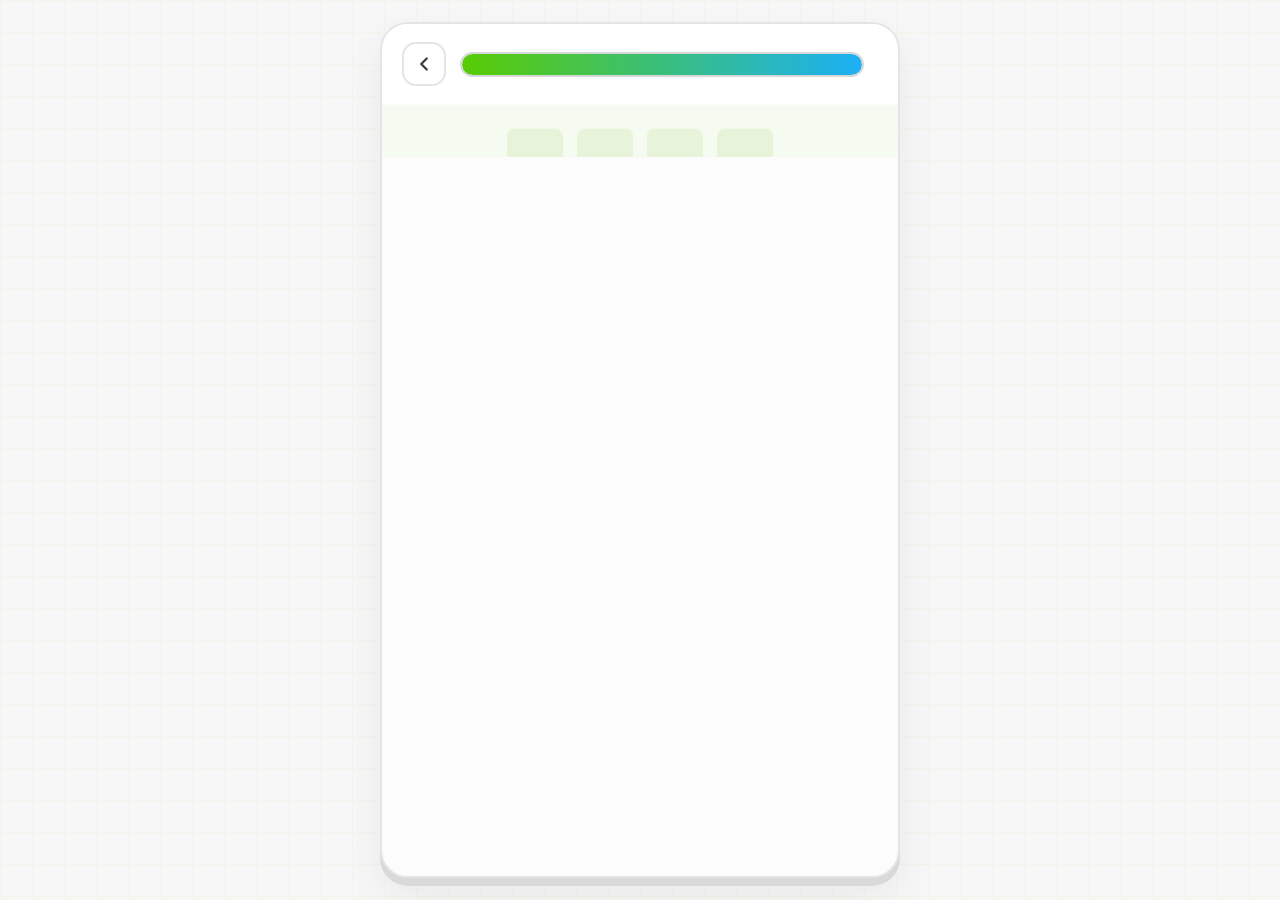
<file: index.html>
<!DOCTYPE html>
<html lang="zh-CN">
<head>
    <meta charset="UTF-8">
    <meta http-equiv="refresh" content="0; url=%E9%97%AA%E5%8D%A1%E8%AE%B0%E5%BF%86.html">
    <title>闪卡记忆</title>
</head>
<body>
    <p>正在跳转至 <a href="%E9%97%AA%E5%8D%A1%E8%AE%B0%E5%BF%86.html">闪卡记忆</a>...</p>
</body>
</html>
</file>
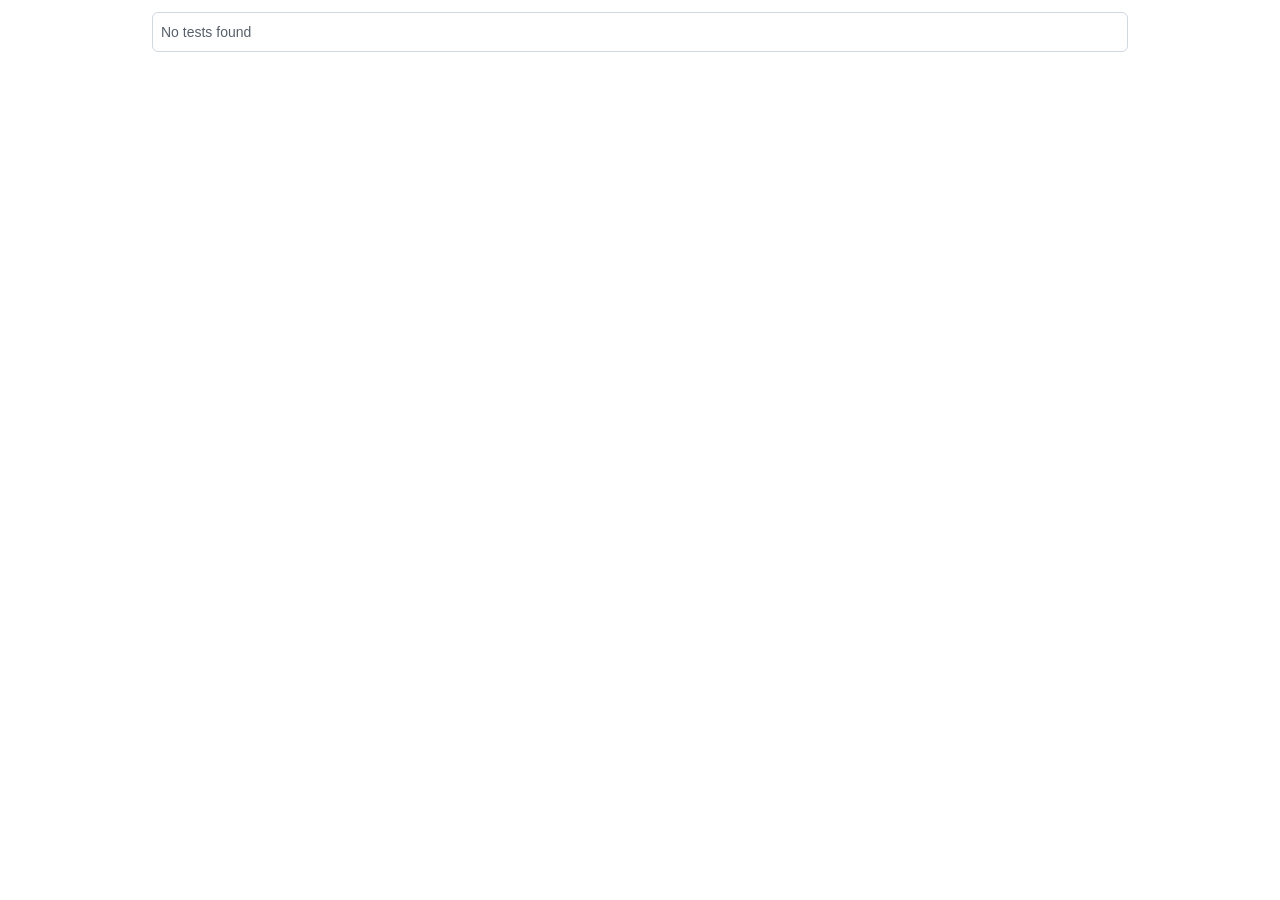
<file: node_modules/playwright-core/lib/vite/htmlReport/index.html>
<!DOCTYPE html>
<html style='scrollbar-gutter: stable both-edges;'>
  <head>
    <meta charset='UTF-8'>
    <meta name='color-scheme' content='dark light'>
    <meta name='viewport' content='width=device-width, initial-scale=1.0'>
    <title>Playwright Test Report</title>
    <script type="module" crossorigin src="./report.js"></script>
    <link rel="stylesheet" crossorigin href="./report.css">
  </head>
  <body>
    <div id='root'></div>
  </body>
</html>
</file>
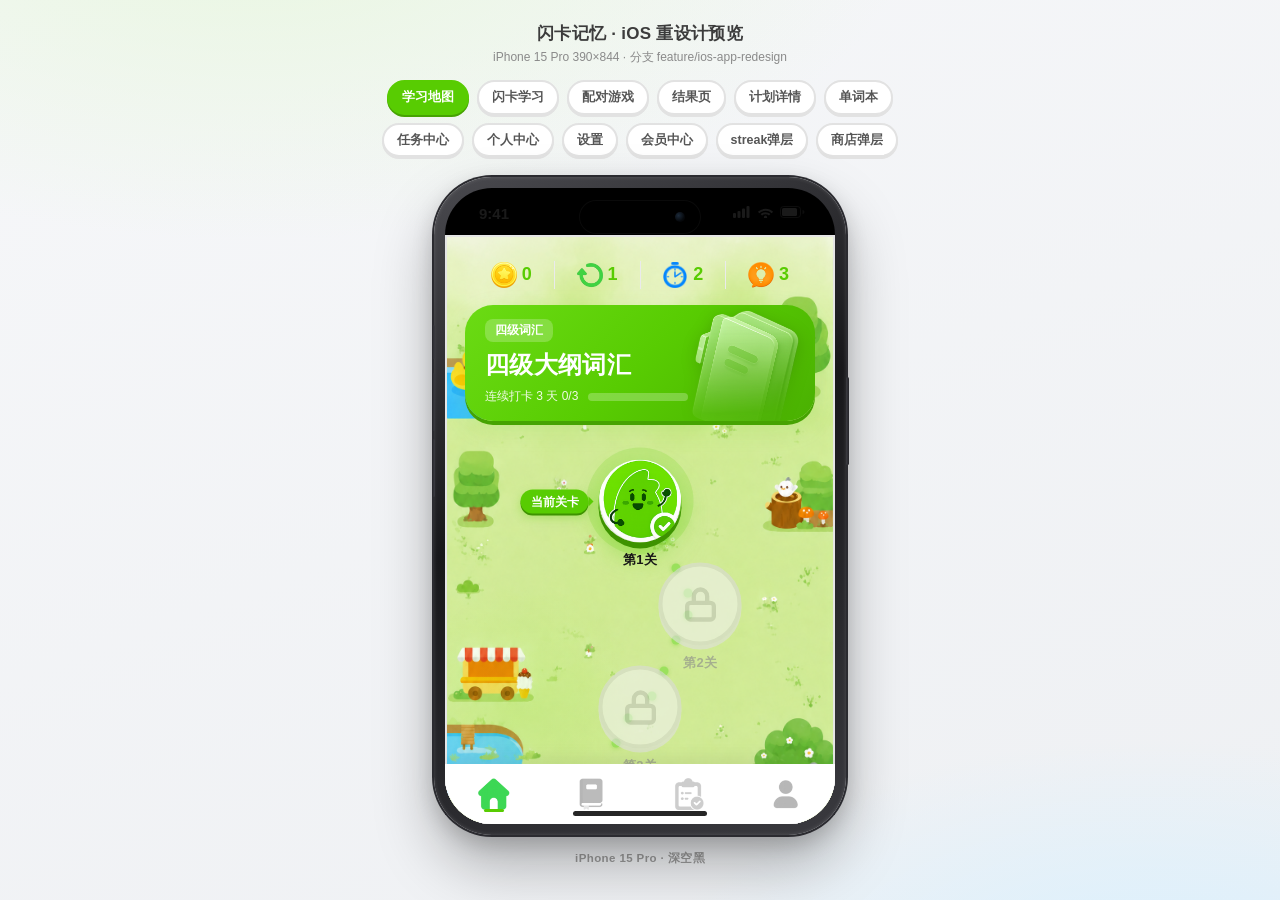
<file: preview.html>
<!DOCTYPE html>
<html lang="zh">
<head>
<meta charset="utf-8">
<meta name="viewport" content="width=device-width, initial-scale=1">
<title>闪卡记忆 · iPhone 样机预览</title>
<style>
  * { margin: 0; padding: 0; box-sizing: border-box; }
  html, body { height: 100%; }
  body {
    font-family: -apple-system, BlinkMacSystemFont, 'PingFang SC', 'SF Pro Rounded', sans-serif;
    background:
      radial-gradient(1200px 600px at 20% -10%, #e8f7df 0%, transparent 55%),
      radial-gradient(1000px 500px at 90% 110%, #d8f0ff 0%, transparent 50%),
      linear-gradient(160deg, #f6f7f9 0%, #eef0f3 100%);
    display: flex;
    flex-direction: column;
    align-items: center;
    min-height: 100%;
    padding: 22px 12px 34px;
    overflow-x: hidden;
  }
  .stage-head { text-align: center; margin-bottom: 14px; }
  .stage-head h1 { font-size: 17px; font-weight: 800; color: #3c3c3c; letter-spacing: .3px; }
  .stage-head p { font-size: 12px; color: #8a8a8a; margin-top: 4px; }

  /* ===== 页面切换器 ===== */
  .switcher {
    display: flex; flex-wrap: wrap; justify-content: center; gap: 8px;
    max-width: 560px; margin-bottom: 20px;
  }
  .switcher button {
    border: 2px solid #e2e2e2; background: #fff; color: #555;
    font: 700 12.5px/1 -apple-system, 'PingFang SC', sans-serif;
    padding: 9px 13px; border-radius: 999px; cursor: pointer;
    box-shadow: 0 2px 0 #e2e2e2; transition: all .12s ease;
  }
  .switcher button:hover { border-color: #58cc02; color: #46a302; }
  .switcher button.active {
    background: #58cc02; border-color: #58cc02; color: #fff;
    box-shadow: 0 2px 0 #46a302;
  }

  /* ===== iPhone 样机 ===== */
  .device {
    position: relative;
    width: 412px; height: 872px;
    background: linear-gradient(155deg, #4a4a4f 0%, #17171a 45%, #3a3a3f 100%);
    border-radius: 58px;
    padding: 11px;
    box-shadow:
      0 0 0 2px #2b2b30,
      0 30px 60px rgba(0,0,0,0.28),
      0 8px 22px rgba(0,0,0,0.18),
      inset 0 0 4px rgba(255,255,255,0.15);
  }
  /* 侧边按键 */
  .device::before { /* 电源键 */
    content: ''; position: absolute; right: -2.5px; top: 200px;
    width: 3px; height: 88px; border-radius: 2px;
    background: linear-gradient(90deg, #3c3c42, #26262b);
  }
  .btn-vol-up, .btn-vol-down, .btn-action {
    position: absolute; left: -2.5px; width: 3px; border-radius: 2px;
    background: linear-gradient(90deg, #26262b, #3c3c42);
  }
  .btn-action { top: 148px; height: 34px; }
  .btn-vol-up { top: 196px; height: 58px; }
  .btn-vol-down { top: 262px; height: 58px; }

  .screen-bezel {
    position: relative; width: 100%; height: 100%;
    background: #000; border-radius: 47px; overflow: hidden;
  }
  .screen-bezel iframe {
    width: 100%; height: calc(100% - 47px); border: 0; display: block;
    margin-top: 47px; /* 模拟 iPhone 安全区,内容避开灵动岛+状态栏 */
    background: #fff;
  }
  /* 灵动岛 */
  .dynamic-island {
    position: absolute; top: 12px; left: 50%; transform: translateX(-50%);
    width: 122px; height: 34px; background: #000; border-radius: 20px;
    z-index: 30; pointer-events: none;
    box-shadow: inset 0 0 0 1px rgba(255,255,255,0.04);
  }
  .dynamic-island::after { /* 前摄 */
    content: ''; position: absolute; right: 16px; top: 50%;
    transform: translateY(-50%); width: 10px; height: 10px; border-radius: 50%;
    background: radial-gradient(circle at 35% 35%, #1c2a3a 0%, #05070a 65%);
  }
  /* Home 指示条 */
  .home-indicator {
    position: absolute; bottom: 8px; left: 50%; transform: translateX(-50%);
    width: 134px; height: 5px; border-radius: 3px;
    background: rgba(0,0,0,0.85); z-index: 30; pointer-events: none;
    mix-blend-mode: normal;
  }
  .status-bar {
    position: absolute; top: 0; left: 0; right: 0; height: 52px;
    z-index: 29; pointer-events: none;
    display: flex; justify-content: space-between; align-items: flex-start;
    padding: 18px 30px 0 34px;
  }
  .status-bar .time { font: 700 15px/1 -apple-system, sans-serif; color: #1a1a1a; }
  .status-bar .icons { display: flex; gap: 6px; align-items: center; }
  .status-bar .icons svg { display: block; }

  .device-name { margin-top: 16px; font-size: 11.5px; color: #9a9a9a; font-weight: 600; letter-spacing: .4px; }
</style>
</head>
<body>
<div class="stage-head">
  <h1>闪卡记忆 · iOS 重设计预览</h1>
  <p>iPhone 15 Pro 390×844 · 分支 feature/ios-app-redesign</p>
</div>
<div class="switcher" id="switcher"></div>

<div class="device">
  <span class="btn-action"></span><span class="btn-vol-up"></span><span class="btn-vol-down"></span>
  <div class="screen-bezel">
    <div class="status-bar">
      <span class="time" id="sbTime">9:41</span>
      <span class="icons">
        <svg width="18" height="12" viewBox="0 0 18 12"><g fill="#1a1a1a"><rect x="0" y="7" width="3" height="5" rx="1"/><rect x="4.5" y="5" width="3" height="7" rx="1"/><rect x="9" y="2.5" width="3" height="9.5" rx="1"/><rect x="13.5" y="0" width="3" height="12" rx="1"/></g></svg>
        <svg width="17" height="12" viewBox="0 0 17 12"><path fill="#1a1a1a" d="M8.5 9.6a1.6 1.6 0 1 1 0 3.2 1.6 1.6 0 0 1 0-3.2zM8.5 6.2c1.9 0 3.6.7 4.9 1.9l-1.4 1.5a5 5 0 0 0-7 0L3.6 8.1a7 7 0 0 1 4.9-1.9zm0-3.4c2.9 0 5.6 1.1 7.6 3L14.7 7.3a9 9 0 0 0-12.4 0L.9 5.8a11.2 11.2 0 0 1 7.6-3z"/></svg>
        <svg width="25" height="12" viewBox="0 0 25 12"><rect x="0.5" y="0.5" width="20" height="11" rx="3" fill="none" stroke="#1a1a1a" stroke-opacity=".5"/><rect x="2" y="2" width="15" height="8" rx="1.5" fill="#1a1a1a"/><path d="M22.5 4v4a2 2 0 0 0 0-4z" fill="#1a1a1a" fill-opacity=".5"/></svg>
      </span>
    </div>
    <div class="dynamic-island"></div>
    <iframe id="app" src="闪卡记忆.html"></iframe>
    <div class="home-indicator"></div>
  </div>
</div>
<div class="device-name">iPhone 15 Pro · 深空黑</div>

<script>
// ===== 种子数据:跳过引导/打卡弹层 =====
localStorage.setItem('wordmatch_onboarded', '1');
localStorage.setItem('wordmatch_learning_version', '2');
localStorage.setItem('wordmatch_streak', JSON.stringify({
  count: 12, lastDate: new Date().toISOString().slice(0,10), rewardClaimed: true
}));
localStorage.setItem('wordmatch_settings', JSON.stringify({
  mode: 'free', activeRoleId: null, activeBookId: 'cet4',
  dailyTarget: 20, defaultView: 'core', showContribution: true,
  reminder: {dailyEnabled:true, dailyTime:'20:00', reviewEnabled:true, examCountdown:true, streakProtection:true},
  audio: {autoPlay:true, speed:'normal', accent:'us', volume:0.8},
  theme: 'default', fontSize: 'standard'
}));

// ===== 页面清单:label + 注入表达式 =====
var SCREENS = [
  ['学习地图', "showHomeScreen()"],
  ['闪卡学习', "startLearning()"],
  ['配对游戏', "state.currentWords=[{en:'apple',cn:'苹果',wordId:'w1'},{en:'banana',cn:'香蕉',wordId:'w2'},{en:'cherry',cn:'樱桃',wordId:'w3'},{en:'grape',cn:'葡萄',wordId:'w4'},{en:'melon',cn:'甜瓜',wordId:'w5'},{en:'peach',cn:'桃子',wordId:'w6'},{en:'lemon',cn:'柠檬',wordId:'w7'},{en:'mango',cn:'芒果',wordId:'w8'}];startGame()"],
  ['结果页', "navigateToScreen('completionScreen')"],
  ['计划详情', "try{LearningSystem.updateSettings({mode:'sprint'});var p=LearningSystem.getActivePlan()||LearningSystem.createSprintPlan('cet4','2026-06-15',30);}catch(e){}renderPlanDetail();showScreen('planDetailScreen')"],
  ['单词本', "if(!wordbookAllItems.length){var mk=function(i,en,cn,f){return{word:{en:en,cn:cn,phonetic:'/'+en+'/'},mem:{status:f>=5?'mastered':(f>0?'learning':'new'),familiarity:f,lastReview:f>0?Date.now()-86400000:null,reviewCount:f*2,correctCount:f*2-1,consecutiveCorrect:f,lapseCount:0,stability:f*8,difficulty:3,retrievability:f/5,nextReview:Date.now()+86400000*(f||1)},level:'cet4',index:i}};wordbookAllItems=[mk(0,'abandon','放弃',5),mk(1,'ability','能力',4),mk(2,'absorb','吸收',3),mk(3,'abstract','抽象的',2),mk(4,'academic','学术的',1),mk(5,'access','通道',4),mk(6,'achieve','实现',5),mk(7,'acquire','获得',2),mk(8,'adapt','适应',0),mk(9,'admire','钦佩',3),mk(10,'advocate','提倡',1),mk(11,'ancient','古老的',4)];}navigateToScreen('wordbookScreen')"],
  ['任务中心', "navigateToScreen('statsScreen')"],
  ['个人中心', "navigateToScreen('profileScreen')"],
  ['设置', "navigateToScreen('settingsScreen')"],
  ['会员中心', "navigateToScreen('vipScreen')"],
  ['streak弹层', "showStreakReward(true)"],
  ['商店弹层', "openShop()"],
];

var app = document.getElementById('app');
var sw = document.getElementById('switcher');
var appReady = false;

SCREENS.forEach(function (s, i) {
  var b = document.createElement('button');
  b.textContent = s[0];
  b.onclick = function () { go(i); };
  sw.appendChild(b);
});

function go(i) {
  var btns = sw.children;
  for (var k = 0; k < btns.length; k++) btns[k].classList.toggle('active', k === i);
  if (!appReady) return;
  try { app.contentWindow.eval(SCREENS[i][1]); }
  catch (e) { console.warn('switch fail', e); }
}

app.addEventListener('load', function () {
  setTimeout(function () {
    appReady = true;
    if (new URLSearchParams(location.search).get('nofx')) {
      try {
        var st = app.contentWindow.document.createElement('style');
        st.textContent = '*{animation:none!important;transition:none!important}';
        app.contentWindow.document.head.appendChild(st);
      } catch (e) {}
    }
    var q = new URLSearchParams(location.search).get('screen');
    var idx = q ? SCREENS.findIndex(s => s[0] === q || s[1].includes(q)) : 0;
    go(idx >= 0 ? idx : 0);
  }, 900);
});
</script>
</body>
</html>
</file>
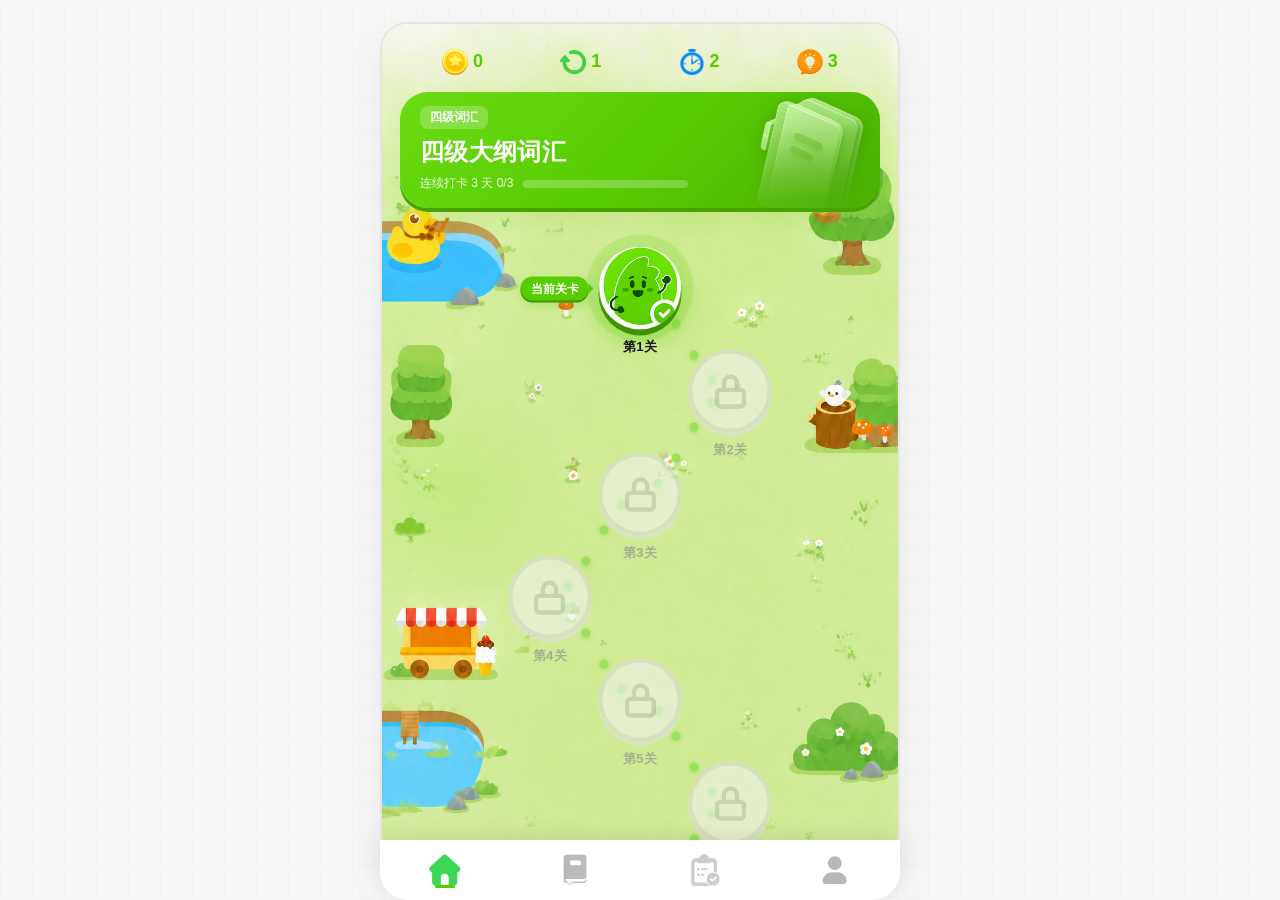
<file: shot.html>
<!DOCTYPE html>
<html>
<head><meta charset="utf-8"><style>html,body,iframe{margin:0;padding:0;height:100%;width:100%;border:0;display:block}</style></head>
<body>
<script>
// 截图辅助页:种子数据跳过弹层,?screen=xxx 切屏,?js=... 注入表达式,?mode=sprint 冲刺态
var p = new URLSearchParams(location.search);
localStorage.setItem('wordmatch_onboarded', '1');
localStorage.setItem('wordmatch_learning_version', '2');
var today = new Date().toISOString().slice(0, 10);
localStorage.setItem('wordmatch_streak', JSON.stringify({count: 12, lastDate: today, rewardClaimed: true}));
var settings = {
  mode: 'free', activeRoleId: null, activeBookId: 'cet4',
  dailyTarget: 20, defaultView: 'core', showContribution: true,
  reminder: {dailyEnabled: true, dailyTime: '20:00', reviewEnabled: true, examCountdown: true, streakProtection: true},
  audio: {autoPlay: true, speed: 'normal', accent: 'us', volume: 0.8},
  theme: 'default', fontSize: 'standard'
};
if (p.get('mode') === 'sprint') {
  var roles = JSON.parse(localStorage.getItem('wordmatch_roles') || '[]');
  if (roles.length) { settings.mode = 'sprint'; settings.activeRoleId = roles[0].id; }
}
localStorage.setItem('wordmatch_settings', JSON.stringify(settings));
var f = document.createElement('iframe');
f.src = '闪卡记忆.html';
f.onload = function () {
  var w = f.contentWindow;
  var screen = p.get('screen');
  var js = p.get('js');
  setTimeout(function () {
    try {
      if (screen) {
        if (w.navigateToScreen) w.navigateToScreen(screen);
        else if (w.showScreen) w.showScreen(screen);
      }
      if (js) w.eval(decodeURIComponent(js));
    } catch (e) { document.title = 'ERR:' + e.message; }
  }, 900);
};
document.body.appendChild(f);
</script>
</body>
</html>
</file>
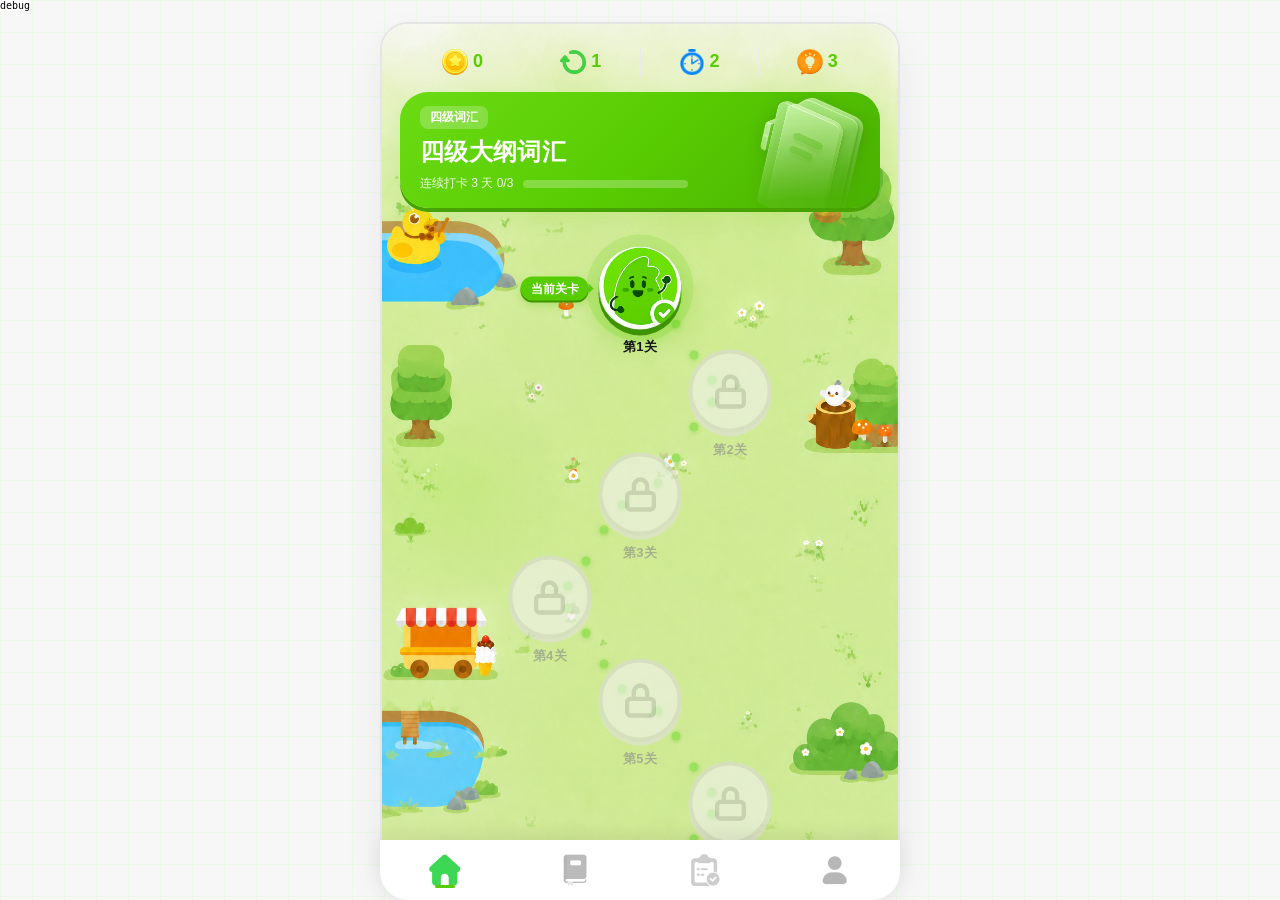
<file: shot_debug.html>
<!DOCTYPE html>
<html>
<head><meta charset="utf-8"></head>
<body>
<div id="out" style="position:fixed;top:0;left:0;background:#fff;z-index:99999;font:10px monospace;white-space:pre;max-height:100%;overflow:auto">debug</div>
<script>
var p = new URLSearchParams(location.search);
localStorage.setItem('wordmatch_onboarded', '1');
localStorage.setItem('wordmatch_learning_version', '2');
var today = new Date().toISOString().slice(0, 10);
localStorage.setItem('wordmatch_streak', JSON.stringify({count: 12, lastDate: today, rewardClaimed: true}));
localStorage.setItem('wordmatch_settings', JSON.stringify({mode:'free', activeRoleId:null, activeBookId:'cet4', dailyTarget:20, defaultView:'core', showContribution:true, reminder:{dailyEnabled:true,dailyTime:'20:00',reviewEnabled:true,examCountdown:true,streakProtection:true}, audio:{autoPlay:true,speed:'normal',accent:'us',volume:0.8}, theme:'default', fontSize:'standard'}));
var f = document.createElement('iframe');
f.src = '闪卡记忆.html';
f.style.cssText = 'width:100%;height:100%;border:0;position:fixed;inset:0';
f.onload = function () {
  var w = f.contentWindow;
  setTimeout(function () {
    var info = {err: null, out: null};
    try {
      var js = p.get('js');
      info.out = js ? String(w.eval(decodeURIComponent(js))) : 'no-js';
    } catch (e) { info.err = e.message + '|' + (e.stack||'').split('\n')[0]; }
    try { info.gbKids = w.document.getElementById('gameBoard') ? w.document.getElementById('gameBoard').children.length : 'no-el'; } catch(e){}
    try { info.active = w.document.querySelector('.screen.active') ? w.document.querySelector('.screen.active').id : 'none'; } catch(e){}
    document.getElementById('out').textContent = JSON.stringify(info, null, 1);
  }, 1500);
};
document.body.appendChild(f);
</script>
</body>
</html>
</file>
<file: node_modules/playwright-core/lib/vite/htmlReport/report.css>
:root{--color-canvas-default-transparent:#fff0;--color-marketing-icon-primary:#218bff;--color-marketing-icon-secondary:#54aeff;--color-diff-blob-addition-num-text:#24292f;--color-diff-blob-addition-fg:#24292f;--color-diff-blob-addition-num-bg:#ccffd8;--color-diff-blob-addition-line-bg:#e6ffec;--color-diff-blob-addition-word-bg:#abf2bc;--color-diff-blob-deletion-num-text:#24292f;--color-diff-blob-deletion-fg:#24292f;--color-diff-blob-deletion-num-bg:#ffd7d5;--color-diff-blob-deletion-line-bg:#ffebe9;--color-diff-blob-deletion-word-bg:#ff818266;--color-diff-blob-hunk-num-bg:#54aeff66;--color-diff-blob-expander-icon:#57606a;--color-diff-blob-selected-line-highlight-mix-blend-mode:multiply;--color-diffstat-deletion-border:#1b1f2426;--color-diffstat-addition-border:#1b1f2426;--color-diffstat-addition-bg:#2da44e;--color-search-keyword-hl:#fff8c5;--color-prettylights-syntax-comment:#6e7781;--color-prettylights-syntax-constant:#0550ae;--color-prettylights-syntax-entity:#8250df;--color-prettylights-syntax-storage-modifier-import:#24292f;--color-prettylights-syntax-entity-tag:#116329;--color-prettylights-syntax-keyword:#cf222e;--color-prettylights-syntax-string:#0a3069;--color-prettylights-syntax-variable:#953800;--color-prettylights-syntax-brackethighlighter-unmatched:#82071e;--color-prettylights-syntax-invalid-illegal-text:#f6f8fa;--color-prettylights-syntax-invalid-illegal-bg:#82071e;--color-prettylights-syntax-carriage-return-text:#f6f8fa;--color-prettylights-syntax-carriage-return-bg:#cf222e;--color-prettylights-syntax-string-regexp:#116329;--color-prettylights-syntax-markup-list:#3b2300;--color-prettylights-syntax-markup-heading:#0550ae;--color-prettylights-syntax-markup-italic:#24292f;--color-prettylights-syntax-markup-bold:#24292f;--color-prettylights-syntax-markup-deleted-text:#82071e;--color-prettylights-syntax-markup-deleted-bg:#ffebe9;--color-prettylights-syntax-markup-inserted-text:#116329;--color-prettylights-syntax-markup-inserted-bg:#dafbe1;--color-prettylights-syntax-markup-changed-text:#953800;--color-prettylights-syntax-markup-changed-bg:#ffd8b5;--color-prettylights-syntax-markup-ignored-text:#eaeef2;--color-prettylights-syntax-markup-ignored-bg:#0550ae;--color-prettylights-syntax-meta-diff-range:#8250df;--color-prettylights-syntax-brackethighlighter-angle:#57606a;--color-prettylights-syntax-sublimelinter-gutter-mark:#8c959f;--color-prettylights-syntax-constant-other-reference-link:#0a3069;--color-codemirror-text:#24292f;--color-codemirror-bg:#fff;--color-codemirror-gutters-bg:#fff;--color-codemirror-guttermarker-text:#fff;--color-codemirror-guttermarker-subtle-text:#6e7781;--color-codemirror-linenumber-text:#57606a;--color-codemirror-cursor:#24292f;--color-codemirror-selection-bg:#54aeff66;--color-codemirror-activeline-bg:#eaeef280;--color-codemirror-matchingbracket-text:#24292f;--color-codemirror-lines-bg:#fff;--color-codemirror-syntax-comment:#24292f;--color-codemirror-syntax-constant:#0550ae;--color-codemirror-syntax-entity:#8250df;--color-codemirror-syntax-keyword:#cf222e;--color-codemirror-syntax-storage:#cf222e;--color-codemirror-syntax-string:#0a3069;--color-codemirror-syntax-support:#0550ae;--color-codemirror-syntax-variable:#953800;--color-checks-bg:#24292f;--color-checks-run-border-width:0px;--color-checks-container-border-width:0px;--color-checks-text-primary:#f6f8fa;--color-checks-text-secondary:#8c959f;--color-checks-text-link:#54aeff;--color-checks-btn-icon:#afb8c1;--color-checks-btn-hover-icon:#f6f8fa;--color-checks-btn-hover-bg:#ffffff20;--color-checks-input-text:#eaeef2;--color-checks-input-placeholder-text:#8c959f;--color-checks-input-focus-text:#8c959f;--color-checks-input-bg:#32383f;--color-checks-input-shadow:none;--color-checks-donut-error:#fa4549;--color-checks-donut-pending:#bf8700;--color-checks-donut-success:#2da44e;--color-checks-donut-neutral:#afb8c1;--color-checks-dropdown-text:#afb8c1;--color-checks-dropdown-bg:#32383f;--color-checks-dropdown-border:#424a53;--color-checks-dropdown-shadow:#1b1f244d;--color-checks-dropdown-hover-text:#f6f8fa;--color-checks-dropdown-hover-bg:#424a53;--color-checks-dropdown-btn-hover-text:#f6f8fa;--color-checks-dropdown-btn-hover-bg:#32383f;--color-checks-scrollbar-thumb-bg:#57606a;--color-checks-header-label-text:#d0d7de;--color-checks-header-label-open-text:#f6f8fa;--color-checks-header-border:#32383f;--color-checks-header-icon:#8c959f;--color-checks-line-text:#d0d7de;--color-checks-line-num-text:#8c959fbf;--color-checks-line-timestamp-text:#8c959f;--color-checks-line-hover-bg:#32383f;--color-checks-line-selected-bg:#218bff26;--color-checks-line-selected-num-text:#54aeff;--color-checks-line-dt-fm-text:#24292f;--color-checks-line-dt-fm-bg:#9a6700;--color-checks-gate-bg:#7d4e0026;--color-checks-gate-text:#d0d7de;--color-checks-gate-waiting-text:#afb8c1;--color-checks-step-header-open-bg:#32383f;--color-checks-step-error-text:#ff8182;--color-checks-step-warning-text:#d4a72c;--color-checks-logline-text:#8c959f;--color-checks-logline-num-text:#8c959fbf;--color-checks-logline-debug-text:#c297ff;--color-checks-logline-error-text:#d0d7de;--color-checks-logline-error-num-text:#ff8182;--color-checks-logline-error-bg:#a40e2626;--color-checks-logline-warning-text:#d0d7de;--color-checks-logline-warning-num-text:#d4a72c;--color-checks-logline-warning-bg:#7d4e0026;--color-checks-logline-command-text:#54aeff;--color-checks-logline-section-text:#4ac26b;--color-checks-ansi-black:#24292f;--color-checks-ansi-black-bright:#32383f;--color-checks-ansi-white:#d0d7de;--color-checks-ansi-white-bright:#d0d7de;--color-checks-ansi-gray:#8c959f;--color-checks-ansi-red:#ff8182;--color-checks-ansi-red-bright:#ffaba8;--color-checks-ansi-green:#4ac26b;--color-checks-ansi-green-bright:#6fdd8b;--color-checks-ansi-yellow:#d4a72c;--color-checks-ansi-yellow-bright:#eac54f;--color-checks-ansi-blue:#54aeff;--color-checks-ansi-blue-bright:#80ccff;--color-checks-ansi-magenta:#c297ff;--color-checks-ansi-magenta-bright:#d8b9ff;--color-checks-ansi-cyan:#76e3ea;--color-checks-ansi-cyan-bright:#b3f0ff;--color-project-header-bg:#24292f;--color-project-sidebar-bg:#fff;--color-project-gradient-in:#fff;--color-project-gradient-out:#fff0;--color-mktg-success:#249243;--color-mktg-info:#1377ea;--color-mktg-bg-shade-gradient-top:#1b1f2411;--color-mktg-bg-shade-gradient-bottom:#1b1f2400;--color-mktg-btn-bg-top:#617eef;--color-mktg-btn-bg-bottom:#4969ed;--color-mktg-btn-bg-overlay-top:#4968e4;--color-mktg-btn-bg-overlay-bottom:#3355e0;--color-mktg-btn-text:#fff;--color-mktg-btn-primary-bg-top:#34b759;--color-mktg-btn-primary-bg-bottom:#2ea44f;--color-mktg-btn-primary-bg-overlay-top:#279b42;--color-mktg-btn-primary-bg-overlay-bottom:#22863a;--color-mktg-btn-primary-text:#fff;--color-mktg-btn-enterprise-bg-top:#8670ff;--color-mktg-btn-enterprise-bg-bottom:#6f57ff;--color-mktg-btn-enterprise-bg-overlay-top:#7463de;--color-mktg-btn-enterprise-bg-overlay-bottom:#614eda;--color-mktg-btn-enterprise-text:#fff;--color-mktg-btn-outline-text:#4969ed;--color-mktg-btn-outline-border:#4969ed4d;--color-mktg-btn-outline-hover-text:#3355e0;--color-mktg-btn-outline-hover-border:#3355e080;--color-mktg-btn-outline-focus-border:#4969ed;--color-mktg-btn-outline-focus-border-inset:#4969ed80;--color-mktg-btn-dark-text:#fff;--color-mktg-btn-dark-border:#ffffff4d;--color-mktg-btn-dark-hover-text:#fff;--color-mktg-btn-dark-hover-border:#ffffff80;--color-mktg-btn-dark-focus-border:#fff;--color-mktg-btn-dark-focus-border-inset:#ffffff80;--color-avatar-bg:#fff;--color-avatar-border:#1b1f2426;--color-avatar-stack-fade:#afb8c1;--color-avatar-stack-fade-more:#d0d7de;--color-avatar-child-shadow:-2px -2px 0 #fffc;--color-topic-tag-border:#0000;--color-select-menu-backdrop-border:#0000;--color-select-menu-tap-highlight:#afb8c180;--color-select-menu-tap-focus-bg:#b6e3ff;--color-overlay-shadow:0 1px 3px #1b1f241f, 0 8px 24px #424a531f;--color-header-text:#ffffffb3;--color-header-bg:#24292f;--color-header-logo:#fff;--color-header-search-bg:#24292f;--color-header-search-border:#57606a;--color-sidenav-selected-bg:#fff;--color-menu-bg-active:#0000;--color-control-transparent-bg-hover:#818b981a;--color-input-disabled-bg:#afb8c133;--color-timeline-badge-bg:#eaeef2;--color-ansi-black:#24292f;--color-ansi-black-bright:#57606a;--color-ansi-white:#6e7781;--color-ansi-white-bright:#8c959f;--color-ansi-gray:#6e7781;--color-ansi-red:#cf222e;--color-ansi-red-bright:#a40e26;--color-ansi-green:#116329;--color-ansi-green-bright:#1a7f37;--color-ansi-yellow:#4d2d00;--color-ansi-yellow-bright:#633c01;--color-ansi-blue:#0969da;--color-ansi-blue-bright:#218bff;--color-ansi-magenta:#8250df;--color-ansi-magenta-bright:#a475f9;--color-ansi-cyan:#1b7c83;--color-ansi-cyan-bright:#3192aa;--color-btn-text:#24292f;--color-btn-bg:#f6f8fa;--color-btn-border:#1b1f2426;--color-btn-shadow:0 1px 0 #1b1f240a;--color-btn-inset-shadow:inset 0 1px 0 #ffffff40;--color-btn-hover-bg:#f3f4f6;--color-btn-hover-border:#1b1f2426;--color-btn-active-bg:#ebecf0;--color-btn-active-border:#1b1f2426;--color-btn-selected-bg:#eeeff2;--color-btn-focus-bg:#f6f8fa;--color-btn-focus-border:#1b1f2426;--color-btn-focus-shadow:0 0 0 3px #0969da4d;--color-btn-shadow-active:inset 0 .15em .3em #1b1f2426;--color-btn-shadow-input-focus:0 0 0 .2em #0969da4d;--color-btn-counter-bg:#1b1f2414;--color-btn-primary-text:#fff;--color-btn-primary-bg:#2da44e;--color-btn-primary-border:#1b1f2426;--color-btn-primary-shadow:0 1px 0 #1b1f241a;--color-btn-primary-inset-shadow:inset 0 1px 0 #ffffff08;--color-btn-primary-hover-bg:#2c974b;--color-btn-primary-hover-border:#1b1f2426;--color-btn-primary-selected-bg:#298e46;--color-btn-primary-selected-shadow:inset 0 1px 0 #002d1133;--color-btn-primary-disabled-text:#fffc;--color-btn-primary-disabled-bg:#94d3a2;--color-btn-primary-disabled-border:#1b1f2426;--color-btn-primary-focus-bg:#2da44e;--color-btn-primary-focus-border:#1b1f2426;--color-btn-primary-focus-shadow:0 0 0 3px #2da44e66;--color-btn-primary-icon:#fffc;--color-btn-primary-counter-bg:#fff3;--color-btn-outline-text:#0969da;--color-btn-outline-hover-text:#fff;--color-btn-outline-hover-bg:#0969da;--color-btn-outline-hover-border:#1b1f2426;--color-btn-outline-hover-shadow:0 1px 0 #1b1f241a;--color-btn-outline-hover-inset-shadow:inset 0 1px 0 #ffffff08;--color-btn-outline-hover-counter-bg:#fff3;--color-btn-outline-selected-text:#fff;--color-btn-outline-selected-bg:#0965ce;--color-btn-outline-selected-border:#1b1f2426;--color-btn-outline-selected-shadow:inset 0 1px 0 #00215533;--color-btn-outline-disabled-text:#0969da80;--color-btn-outline-disabled-bg:#f6f8fa;--color-btn-outline-disabled-counter-bg:#0969da0d;--color-btn-outline-focus-border:#1b1f2426;--color-btn-outline-focus-shadow:0 0 0 3px #0550ae66;--color-btn-outline-counter-bg:#0969da1a;--color-btn-danger-text:#cf222e;--color-btn-danger-hover-text:#fff;--color-btn-danger-hover-bg:#a40e26;--color-btn-danger-hover-border:#1b1f2426;--color-btn-danger-hover-shadow:0 1px 0 #1b1f241a;--color-btn-danger-hover-inset-shadow:inset 0 1px 0 #ffffff08;--color-btn-danger-hover-counter-bg:#fff3;--color-btn-danger-selected-text:#fff;--color-btn-danger-selected-bg:#c11f2a;--color-btn-danger-selected-border:#1b1f2426;--color-btn-danger-selected-shadow:inset 0 1px 0 #4c001433;--color-btn-danger-disabled-text:#cf222e80;--color-btn-danger-disabled-bg:#f6f8fa;--color-btn-danger-disabled-counter-bg:#cf222e0d;--color-btn-danger-focus-border:#1b1f2426;--color-btn-danger-focus-shadow:0 0 0 3px #a40e2666;--color-btn-danger-counter-bg:#cf222e1a;--color-btn-danger-icon:#cf222e;--color-btn-danger-hover-icon:#fff;--color-underlinenav-icon:#6e7781;--color-underlinenav-border-hover:#afb8c133;--color-fg-default:#24292f;--color-fg-muted:#57606a;--color-fg-subtle:#6e7781;--color-fg-on-emphasis:#fff;--color-canvas-default:#fff;--color-canvas-overlay:#fff;--color-canvas-inset:#f6f8fa;--color-canvas-subtle:#f6f8fa;--color-border-default:#d0d7de;--color-border-muted:#d8dee4;--color-border-subtle:#1b1f2426;--color-shadow-small:0 1px 0 #1b1f240a;--color-shadow-medium:0 3px 6px #8c959f26;--color-shadow-large:0 8px 24px #8c959f33;--color-shadow-extra-large:0 12px 28px #8c959f4d;--color-neutral-emphasis-plus:#24292f;--color-neutral-emphasis:#6e7781;--color-neutral-muted:#afb8c133;--color-neutral-subtle:#eaeef280;--color-accent-fg:#0969da;--color-accent-emphasis:#0969da;--color-accent-muted:#54aeff66;--color-accent-subtle:#ddf4ff;--color-success-fg:#1a7f37;--color-success-emphasis:#2da44e;--color-success-muted:#4ac26b66;--color-success-subtle:#dafbe1;--color-attention-fg:#9a6700;--color-attention-emphasis:#bf8700;--color-attention-muted:#d4a72c66;--color-attention-subtle:#fff8c5;--color-severe-fg:#bc4c00;--color-severe-emphasis:#bc4c00;--color-severe-muted:#fb8f4466;--color-severe-subtle:#fff1e5;--color-danger-fg:#cf222e;--color-danger-emphasis:#cf222e;--color-danger-muted:#ff818266;--color-danger-subtle:#ffebe9;--color-done-fg:#8250df;--color-done-emphasis:#8250df;--color-done-muted:#c297ff66;--color-done-subtle:#fbefff;--color-sponsors-fg:#bf3989;--color-sponsors-emphasis:#bf3989;--color-sponsors-muted:#ff80c866;--color-sponsors-subtle:#ffeff7;--color-primer-canvas-backdrop:#1b1f2480;--color-primer-canvas-sticky:#fffffff2;--color-primer-border-active:#fd8c73;--color-primer-border-contrast:#1b1f241a;--color-primer-shadow-highlight:inset 0 1px 0 #ffffff40;--color-primer-shadow-inset:inset 0 1px 0 #d0d7de33;--color-primer-shadow-focus:0 0 0 3px #0969da4d;--color-scale-black:#1b1f24;--color-scale-white:#fff;--color-scale-gray-0:#f6f8fa;--color-scale-gray-1:#eaeef2;--color-scale-gray-2:#d0d7de;--color-scale-gray-3:#afb8c1;--color-scale-gray-4:#8c959f;--color-scale-gray-5:#6e7781;--color-scale-gray-6:#57606a;--color-scale-gray-7:#424a53;--color-scale-gray-8:#32383f;--color-scale-gray-9:#24292f;--color-scale-blue-0:#ddf4ff;--color-scale-blue-1:#b6e3ff;--color-scale-blue-2:#80ccff;--color-scale-blue-3:#54aeff;--color-scale-blue-4:#218bff;--color-scale-blue-5:#0969da;--color-scale-blue-6:#0550ae;--color-scale-blue-7:#033d8b;--color-scale-blue-8:#0a3069;--color-scale-blue-9:#002155;--color-scale-green-0:#dafbe1;--color-scale-green-1:#aceebb;--color-scale-green-2:#6fdd8b;--color-scale-green-3:#4ac26b;--color-scale-green-4:#2da44e;--color-scale-green-5:#1a7f37;--color-scale-green-6:#116329;--color-scale-green-7:#044f1e;--color-scale-green-8:#003d16;--color-scale-green-9:#002d11;--color-scale-yellow-0:#fff8c5;--color-scale-yellow-1:#fae17d;--color-scale-yellow-2:#eac54f;--color-scale-yellow-3:#d4a72c;--color-scale-yellow-4:#bf8700;--color-scale-yellow-5:#9a6700;--color-scale-yellow-6:#7d4e00;--color-scale-yellow-7:#633c01;--color-scale-yellow-8:#4d2d00;--color-scale-yellow-9:#3b2300;--color-scale-orange-0:#fff1e5;--color-scale-orange-1:#ffd8b5;--color-scale-orange-2:#ffb77c;--color-scale-orange-3:#fb8f44;--color-scale-orange-4:#e16f24;--color-scale-orange-5:#bc4c00;--color-scale-orange-6:#953800;--color-scale-orange-7:#762c00;--color-scale-orange-8:#5c2200;--color-scale-orange-9:#471700;--color-scale-red-0:#ffebe9;--color-scale-red-1:#ffcecb;--color-scale-red-2:#ffaba8;--color-scale-red-3:#ff8182;--color-scale-red-4:#fa4549;--color-scale-red-5:#cf222e;--color-scale-red-6:#a40e26;--color-scale-red-7:#82071e;--color-scale-red-8:#660018;--color-scale-red-9:#4c0014;--color-scale-purple-0:#fbefff;--color-scale-purple-1:#ecd8ff;--color-scale-purple-2:#d8b9ff;--color-scale-purple-3:#c297ff;--color-scale-purple-4:#a475f9;--color-scale-purple-5:#8250df;--color-scale-purple-6:#6639ba;--color-scale-purple-7:#512a97;--color-scale-purple-8:#3e1f79;--color-scale-purple-9:#2e1461;--color-scale-pink-0:#ffeff7;--color-scale-pink-1:#ffd3eb;--color-scale-pink-2:#ffadda;--color-scale-pink-3:#ff80c8;--color-scale-pink-4:#e85aad;--color-scale-pink-5:#bf3989;--color-scale-pink-6:#99286e;--color-scale-pink-7:#772057;--color-scale-pink-8:#611347;--color-scale-pink-9:#4d0336;--color-scale-coral-0:#fff0eb;--color-scale-coral-1:#ffd6cc;--color-scale-coral-2:#ffb4a1;--color-scale-coral-3:#fd8c73;--color-scale-coral-4:#ec6547;--color-scale-coral-5:#c4432b;--color-scale-coral-6:#9e2f1c;--color-scale-coral-7:#801f0f;--color-scale-coral-8:#691105;--color-scale-coral-9:#510901}:root.dark-mode{--lightningcss-light: ;--lightningcss-dark:initial;color-scheme:dark;--color-canvas-default-transparent:#0d111700;--color-marketing-icon-primary:#79c0ff;--color-marketing-icon-secondary:#1f6feb;--color-diff-blob-addition-num-text:#c9d1d9;--color-diff-blob-addition-fg:#c9d1d9;--color-diff-blob-addition-num-bg:#3fb9504d;--color-diff-blob-addition-line-bg:#2ea04326;--color-diff-blob-addition-word-bg:#2ea04366;--color-diff-blob-deletion-num-text:#c9d1d9;--color-diff-blob-deletion-fg:#c9d1d9;--color-diff-blob-deletion-num-bg:#f851494d;--color-diff-blob-deletion-line-bg:#f8514926;--color-diff-blob-deletion-word-bg:#f8514966;--color-diff-blob-hunk-num-bg:#388bfd66;--color-diff-blob-expander-icon:#8b949e;--color-diff-blob-selected-line-highlight-mix-blend-mode:screen;--color-diffstat-deletion-border:#f0f6fc1a;--color-diffstat-addition-border:#f0f6fc1a;--color-diffstat-addition-bg:#3fb950;--color-search-keyword-hl:#d2992266;--color-prettylights-syntax-comment:#8b949e;--color-prettylights-syntax-constant:#79c0ff;--color-prettylights-syntax-entity:#d2a8ff;--color-prettylights-syntax-storage-modifier-import:#c9d1d9;--color-prettylights-syntax-entity-tag:#7ee787;--color-prettylights-syntax-keyword:#ff7b72;--color-prettylights-syntax-string:#a5d6ff;--color-prettylights-syntax-variable:#ffa657;--color-prettylights-syntax-brackethighlighter-unmatched:#f85149;--color-prettylights-syntax-invalid-illegal-text:#f0f6fc;--color-prettylights-syntax-invalid-illegal-bg:#8e1519;--color-prettylights-syntax-carriage-return-text:#f0f6fc;--color-prettylights-syntax-carriage-return-bg:#b62324;--color-prettylights-syntax-string-regexp:#7ee787;--color-prettylights-syntax-markup-list:#f2cc60;--color-prettylights-syntax-markup-heading:#1f6feb;--color-prettylights-syntax-markup-italic:#c9d1d9;--color-prettylights-syntax-markup-bold:#c9d1d9;--color-prettylights-syntax-markup-deleted-text:#ffdcd7;--color-prettylights-syntax-markup-deleted-bg:#67060c;--color-prettylights-syntax-markup-inserted-text:#aff5b4;--color-prettylights-syntax-markup-inserted-bg:#033a16;--color-prettylights-syntax-markup-changed-text:#ffdfb6;--color-prettylights-syntax-markup-changed-bg:#5a1e02;--color-prettylights-syntax-markup-ignored-text:#c9d1d9;--color-prettylights-syntax-markup-ignored-bg:#1158c7;--color-prettylights-syntax-meta-diff-range:#d2a8ff;--color-prettylights-syntax-brackethighlighter-angle:#8b949e;--color-prettylights-syntax-sublimelinter-gutter-mark:#484f58;--color-prettylights-syntax-constant-other-reference-link:#a5d6ff;--color-codemirror-text:#c9d1d9;--color-codemirror-bg:#0d1117;--color-codemirror-gutters-bg:#0d1117;--color-codemirror-guttermarker-text:#0d1117;--color-codemirror-guttermarker-subtle-text:#484f58;--color-codemirror-linenumber-text:#8b949e;--color-codemirror-cursor:#c9d1d9;--color-codemirror-selection-bg:#388bfd66;--color-codemirror-activeline-bg:#6e76811a;--color-codemirror-matchingbracket-text:#c9d1d9;--color-codemirror-lines-bg:#0d1117;--color-codemirror-syntax-comment:#8b949e;--color-codemirror-syntax-constant:#79c0ff;--color-codemirror-syntax-entity:#d2a8ff;--color-codemirror-syntax-keyword:#ff7b72;--color-codemirror-syntax-storage:#ff7b72;--color-codemirror-syntax-string:#a5d6ff;--color-codemirror-syntax-support:#79c0ff;--color-codemirror-syntax-variable:#ffa657;--color-checks-bg:#010409;--color-checks-run-border-width:1px;--color-checks-container-border-width:1px;--color-checks-text-primary:#c9d1d9;--color-checks-text-secondary:#8b949e;--color-checks-text-link:#58a6ff;--color-checks-btn-icon:#8b949e;--color-checks-btn-hover-icon:#c9d1d9;--color-checks-btn-hover-bg:#6e76811a;--color-checks-input-text:#8b949e;--color-checks-input-placeholder-text:#484f58;--color-checks-input-focus-text:#c9d1d9;--color-checks-input-bg:#161b22;--color-checks-input-shadow:none;--color-checks-donut-error:#f85149;--color-checks-donut-pending:#d29922;--color-checks-donut-success:#2ea043;--color-checks-donut-neutral:#8b949e;--color-checks-dropdown-text:#c9d1d9;--color-checks-dropdown-bg:#161b22;--color-checks-dropdown-border:#30363d;--color-checks-dropdown-shadow:#0104094d;--color-checks-dropdown-hover-text:#c9d1d9;--color-checks-dropdown-hover-bg:#6e76811a;--color-checks-dropdown-btn-hover-text:#c9d1d9;--color-checks-dropdown-btn-hover-bg:#6e76811a;--color-checks-scrollbar-thumb-bg:#6e768166;--color-checks-header-label-text:#8b949e;--color-checks-header-label-open-text:#c9d1d9;--color-checks-header-border:#21262d;--color-checks-header-icon:#8b949e;--color-checks-line-text:#8b949e;--color-checks-line-num-text:#484f58;--color-checks-line-timestamp-text:#484f58;--color-checks-line-hover-bg:#6e76811a;--color-checks-line-selected-bg:#388bfd26;--color-checks-line-selected-num-text:#58a6ff;--color-checks-line-dt-fm-text:#f0f6fc;--color-checks-line-dt-fm-bg:#9e6a03;--color-checks-gate-bg:#bb800926;--color-checks-gate-text:#8b949e;--color-checks-gate-waiting-text:#d29922;--color-checks-step-header-open-bg:#161b22;--color-checks-step-error-text:#f85149;--color-checks-step-warning-text:#d29922;--color-checks-logline-text:#8b949e;--color-checks-logline-num-text:#484f58;--color-checks-logline-debug-text:#a371f7;--color-checks-logline-error-text:#8b949e;--color-checks-logline-error-num-text:#484f58;--color-checks-logline-error-bg:#f8514926;--color-checks-logline-warning-text:#8b949e;--color-checks-logline-warning-num-text:#d29922;--color-checks-logline-warning-bg:#bb800926;--color-checks-logline-command-text:#58a6ff;--color-checks-logline-section-text:#3fb950;--color-checks-ansi-black:#0d1117;--color-checks-ansi-black-bright:#161b22;--color-checks-ansi-white:#b1bac4;--color-checks-ansi-white-bright:#b1bac4;--color-checks-ansi-gray:#6e7681;--color-checks-ansi-red:#ff7b72;--color-checks-ansi-red-bright:#ffa198;--color-checks-ansi-green:#3fb950;--color-checks-ansi-green-bright:#56d364;--color-checks-ansi-yellow:#d29922;--color-checks-ansi-yellow-bright:#e3b341;--color-checks-ansi-blue:#58a6ff;--color-checks-ansi-blue-bright:#79c0ff;--color-checks-ansi-magenta:#bc8cff;--color-checks-ansi-magenta-bright:#d2a8ff;--color-checks-ansi-cyan:#76e3ea;--color-checks-ansi-cyan-bright:#b3f0ff;--color-project-header-bg:#0d1117;--color-project-sidebar-bg:#161b22;--color-project-gradient-in:#161b22;--color-project-gradient-out:#161b2200;--color-mktg-success:#29933d;--color-mktg-info:#2a7bf3;--color-mktg-bg-shade-gradient-top:#01040911;--color-mktg-bg-shade-gradient-bottom:#01040900;--color-mktg-btn-bg-top:#617eef;--color-mktg-btn-bg-bottom:#4969ed;--color-mktg-btn-bg-overlay-top:#4968e4;--color-mktg-btn-bg-overlay-bottom:#3355e0;--color-mktg-btn-text:#f0f6fc;--color-mktg-btn-primary-bg-top:#34b759;--color-mktg-btn-primary-bg-bottom:#2ea44f;--color-mktg-btn-primary-bg-overlay-top:#279b42;--color-mktg-btn-primary-bg-overlay-bottom:#22863a;--color-mktg-btn-primary-text:#f0f6fc;--color-mktg-btn-enterprise-bg-top:#8670ff;--color-mktg-btn-enterprise-bg-bottom:#6f57ff;--color-mktg-btn-enterprise-bg-overlay-top:#7463de;--color-mktg-btn-enterprise-bg-overlay-bottom:#614eda;--color-mktg-btn-enterprise-text:#f0f6fc;--color-mktg-btn-outline-text:#f0f6fc;--color-mktg-btn-outline-border:#f0f6fc4d;--color-mktg-btn-outline-hover-text:#f0f6fc;--color-mktg-btn-outline-hover-border:#f0f6fc80;--color-mktg-btn-outline-focus-border:#f0f6fc;--color-mktg-btn-outline-focus-border-inset:#f0f6fc80;--color-mktg-btn-dark-text:#f0f6fc;--color-mktg-btn-dark-border:#f0f6fc4d;--color-mktg-btn-dark-hover-text:#f0f6fc;--color-mktg-btn-dark-hover-border:#f0f6fc80;--color-mktg-btn-dark-focus-border:#f0f6fc;--color-mktg-btn-dark-focus-border-inset:#f0f6fc80;--color-avatar-bg:#f0f6fc1a;--color-avatar-border:#f0f6fc1a;--color-avatar-stack-fade:#30363d;--color-avatar-stack-fade-more:#21262d;--color-avatar-child-shadow:-2px -2px 0 #0d1117;--color-topic-tag-border:#0000;--color-select-menu-backdrop-border:#484f58;--color-select-menu-tap-highlight:#30363d80;--color-select-menu-tap-focus-bg:#0c2d6b;--color-overlay-shadow:0 0 0 1px #30363d, 0 16px 32px #010409d9;--color-header-text:#f0f6fcb3;--color-header-bg:#161b22;--color-header-logo:#f0f6fc;--color-header-search-bg:#0d1117;--color-header-search-border:#30363d;--color-sidenav-selected-bg:#21262d;--color-menu-bg-active:#161b22;--color-control-transparent-bg-hover:#656c7633;--color-input-disabled-bg:#6e768100;--color-timeline-badge-bg:#21262d;--color-ansi-black:#484f58;--color-ansi-black-bright:#6e7681;--color-ansi-white:#b1bac4;--color-ansi-white-bright:#f0f6fc;--color-ansi-gray:#6e7681;--color-ansi-red:#ff7b72;--color-ansi-red-bright:#ffa198;--color-ansi-green:#3fb950;--color-ansi-green-bright:#56d364;--color-ansi-yellow:#d29922;--color-ansi-yellow-bright:#e3b341;--color-ansi-blue:#58a6ff;--color-ansi-blue-bright:#79c0ff;--color-ansi-magenta:#bc8cff;--color-ansi-magenta-bright:#d2a8ff;--color-ansi-cyan:#39c5cf;--color-ansi-cyan-bright:#56d4dd;--color-btn-text:#c9d1d9;--color-btn-bg:#21262d;--color-btn-border:#f0f6fc1a;--color-btn-shadow:0 0 transparent;--color-btn-inset-shadow:0 0 transparent;--color-btn-hover-bg:#30363d;--color-btn-hover-border:#8b949e;--color-btn-active-bg:#282e33;--color-btn-active-border:#6e7681;--color-btn-selected-bg:#161b22;--color-btn-focus-bg:#21262d;--color-btn-focus-border:#8b949e;--color-btn-focus-shadow:0 0 0 3px #8b949e4d;--color-btn-shadow-active:inset 0 .15em .3em #01040926;--color-btn-shadow-input-focus:0 0 0 .2em #1f6feb4d;--color-btn-counter-bg:#30363d;--color-btn-primary-text:#fff;--color-btn-primary-bg:#238636;--color-btn-primary-border:#f0f6fc1a;--color-btn-primary-shadow:0 0 transparent;--color-btn-primary-inset-shadow:0 0 transparent;--color-btn-primary-hover-bg:#2ea043;--color-btn-primary-hover-border:#f0f6fc1a;--color-btn-primary-selected-bg:#238636;--color-btn-primary-selected-shadow:0 0 transparent;--color-btn-primary-disabled-text:#f0f6fc80;--color-btn-primary-disabled-bg:#23863699;--color-btn-primary-disabled-border:#f0f6fc1a;--color-btn-primary-focus-bg:#238636;--color-btn-primary-focus-border:#f0f6fc1a;--color-btn-primary-focus-shadow:0 0 0 3px #2ea44f66;--color-btn-primary-icon:#f0f6fc;--color-btn-primary-counter-bg:#f0f6fc33;--color-btn-outline-text:#58a6ff;--color-btn-outline-hover-text:#58a6ff;--color-btn-outline-hover-bg:#30363d;--color-btn-outline-hover-border:#f0f6fc1a;--color-btn-outline-hover-shadow:0 1px 0 #0104091a;--color-btn-outline-hover-inset-shadow:inset 0 1px 0 #f0f6fc08;--color-btn-outline-hover-counter-bg:#f0f6fc33;--color-btn-outline-selected-text:#f0f6fc;--color-btn-outline-selected-bg:#0d419d;--color-btn-outline-selected-border:#f0f6fc1a;--color-btn-outline-selected-shadow:0 0 transparent;--color-btn-outline-disabled-text:#58a6ff80;--color-btn-outline-disabled-bg:#0d1117;--color-btn-outline-disabled-counter-bg:#1f6feb0d;--color-btn-outline-focus-border:#f0f6fc1a;--color-btn-outline-focus-shadow:0 0 0 3px #1158c766;--color-btn-outline-counter-bg:#1f6feb1a;--color-btn-danger-text:#f85149;--color-btn-danger-hover-text:#f0f6fc;--color-btn-danger-hover-bg:#da3633;--color-btn-danger-hover-border:#f85149;--color-btn-danger-hover-shadow:0 0 transparent;--color-btn-danger-hover-inset-shadow:0 0 transparent;--color-btn-danger-hover-icon:#f0f6fc;--color-btn-danger-hover-counter-bg:#fff3;--color-btn-danger-selected-text:#fff;--color-btn-danger-selected-bg:#b62324;--color-btn-danger-selected-border:#ff7b72;--color-btn-danger-selected-shadow:0 0 transparent;--color-btn-danger-disabled-text:#f8514980;--color-btn-danger-disabled-bg:#0d1117;--color-btn-danger-disabled-counter-bg:#da36330d;--color-btn-danger-focus-border:#f85149;--color-btn-danger-focus-shadow:0 0 0 3px #f8514966;--color-btn-danger-counter-bg:#da36331a;--color-btn-danger-icon:#f85149;--color-underlinenav-icon:#484f58;--color-underlinenav-border-hover:#6e768166;--color-fg-default:#c9d1d9;--color-fg-muted:#8b949e;--color-fg-subtle:#484f58;--color-fg-on-emphasis:#f0f6fc;--color-canvas-default:#0d1117;--color-canvas-overlay:#161b22;--color-canvas-inset:#010409;--color-canvas-subtle:#161b22;--color-border-default:#30363d;--color-border-muted:#21262d;--color-border-subtle:#f0f6fc1a;--color-shadow-small:0 0 transparent;--color-shadow-medium:0 3px 6px #010409;--color-shadow-large:0 8px 24px #010409;--color-shadow-extra-large:0 12px 48px #010409;--color-neutral-emphasis-plus:#6e7681;--color-neutral-emphasis:#6e7681;--color-neutral-muted:#6e768166;--color-neutral-subtle:#6e76811a;--color-accent-fg:#58a6ff;--color-accent-emphasis:#1f6feb;--color-accent-muted:#388bfd66;--color-accent-subtle:#388bfd26;--color-success-fg:#3fb950;--color-success-emphasis:#238636;--color-success-muted:#2ea04366;--color-success-subtle:#2ea04326;--color-attention-fg:#d29922;--color-attention-emphasis:#9e6a03;--color-attention-muted:#bb800966;--color-attention-subtle:#bb800926;--color-severe-fg:#db6d28;--color-severe-emphasis:#bd561d;--color-severe-muted:#db6d2866;--color-severe-subtle:#db6d2826;--color-danger-fg:#f85149;--color-danger-emphasis:#da3633;--color-danger-muted:#f8514966;--color-danger-subtle:#f8514926;--color-done-fg:#a371f7;--color-done-emphasis:#8957e5;--color-done-muted:#a371f766;--color-done-subtle:#a371f726;--color-sponsors-fg:#db61a2;--color-sponsors-emphasis:#bf4b8a;--color-sponsors-muted:#db61a266;--color-sponsors-subtle:#db61a226;--color-primer-canvas-backdrop:#010409cc;--color-primer-canvas-sticky:#0d1117f2;--color-primer-border-active:#f78166;--color-primer-border-contrast:#f0f6fc33;--color-primer-shadow-highlight:0 0 transparent;--color-primer-shadow-inset:0 0 transparent;--color-primer-shadow-focus:0 0 0 3px #0c2d6b;--color-scale-black:#010409;--color-scale-white:#f0f6fc;--color-scale-gray-0:#f0f6fc;--color-scale-gray-1:#c9d1d9;--color-scale-gray-2:#b1bac4;--color-scale-gray-3:#8b949e;--color-scale-gray-4:#6e7681;--color-scale-gray-5:#484f58;--color-scale-gray-6:#30363d;--color-scale-gray-7:#21262d;--color-scale-gray-8:#161b22;--color-scale-gray-9:#0d1117;--color-scale-blue-0:#cae8ff;--color-scale-blue-1:#a5d6ff;--color-scale-blue-2:#79c0ff;--color-scale-blue-3:#58a6ff;--color-scale-blue-4:#388bfd;--color-scale-blue-5:#1f6feb;--color-scale-blue-6:#1158c7;--color-scale-blue-7:#0d419d;--color-scale-blue-8:#0c2d6b;--color-scale-blue-9:#051d4d;--color-scale-green-0:#aff5b4;--color-scale-green-1:#7ee787;--color-scale-green-2:#56d364;--color-scale-green-3:#3fb950;--color-scale-green-4:#2ea043;--color-scale-green-5:#238636;--color-scale-green-6:#196c2e;--color-scale-green-7:#0f5323;--color-scale-green-8:#033a16;--color-scale-green-9:#04260f;--color-scale-yellow-0:#f8e3a1;--color-scale-yellow-1:#f2cc60;--color-scale-yellow-2:#e3b341;--color-scale-yellow-3:#d29922;--color-scale-yellow-4:#bb8009;--color-scale-yellow-5:#9e6a03;--color-scale-yellow-6:#845306;--color-scale-yellow-7:#693e00;--color-scale-yellow-8:#4b2900;--color-scale-yellow-9:#341a00;--color-scale-orange-0:#ffdfb6;--color-scale-orange-1:#ffc680;--color-scale-orange-2:#ffa657;--color-scale-orange-3:#f0883e;--color-scale-orange-4:#db6d28;--color-scale-orange-5:#bd561d;--color-scale-orange-6:#9b4215;--color-scale-orange-7:#762d0a;--color-scale-orange-8:#5a1e02;--color-scale-orange-9:#3d1300;--color-scale-red-0:#ffdcd7;--color-scale-red-1:#ffc1ba;--color-scale-red-2:#ffa198;--color-scale-red-3:#ff7b72;--color-scale-red-4:#f85149;--color-scale-red-5:#da3633;--color-scale-red-6:#b62324;--color-scale-red-7:#8e1519;--color-scale-red-8:#67060c;--color-scale-red-9:#490202;--color-scale-purple-0:#eddeff;--color-scale-purple-1:#e2c5ff;--color-scale-purple-2:#d2a8ff;--color-scale-purple-3:#bc8cff;--color-scale-purple-4:#a371f7;--color-scale-purple-5:#8957e5;--color-scale-purple-6:#6e40c9;--color-scale-purple-7:#553098;--color-scale-purple-8:#3c1e70;--color-scale-purple-9:#271052;--color-scale-pink-0:#ffdaec;--color-scale-pink-1:#ffbedd;--color-scale-pink-2:#ff9bce;--color-scale-pink-3:#f778ba;--color-scale-pink-4:#db61a2;--color-scale-pink-5:#bf4b8a;--color-scale-pink-6:#9e3670;--color-scale-pink-7:#7d2457;--color-scale-pink-8:#5e103e;--color-scale-pink-9:#42062a;--color-scale-coral-0:#ffddd2;--color-scale-coral-1:#ffc2b2;--color-scale-coral-2:#ffa28b;--color-scale-coral-3:#f78166;--color-scale-coral-4:#ea6045;--color-scale-coral-5:#cf462d;--color-scale-coral-6:#ac3220;--color-scale-coral-7:#872012;--color-scale-coral-8:#640d04;--color-scale-coral-9:#460701}:root{--box-shadow:#0002 0px 1.6px 3.6px 0px, #0000001c 0px .3px .9px 0px;--box-shadow-thick:#0000001a 0px 1.8px 1.9px, #00000026 0px 6.1px 6.3px, #0000001a 0px -2px 4px, #00000026 0px -6.1px 12px, #00000040 0px 6px 12px}*{box-sizing:border-box;min-width:0;min-height:0}svg{fill:currentColor}.vbox{flex-direction:column;flex:auto;display:flex;position:relative}.hbox{flex:auto;display:flex;position:relative}.hidden{visibility:hidden}.d-flex{display:flex!important}.d-inline{display:inline!important}.m-1{margin:4px}.m-2{margin:8px}.m-3{margin:16px}.m-4{margin:24px}.m-5{margin:32px}.mx-1{margin:0 4px}.mx-2{margin:0 8px}.mx-3{margin:0 16px}.mx-4{margin:0 24px}.mx-5{margin:0 32px}.my-1{margin:4px 0}.my-2{margin:8px 0}.my-3{margin:16px 0}.my-4{margin:24px 0}.my-5{margin:32px 0}.mt-1{margin-top:4px}.mt-2{margin-top:8px}.mt-3{margin-top:16px}.mt-4{margin-top:24px}.mt-5{margin-top:32px}.mr-1{margin-right:4px}.mr-2{margin-right:8px}.mr-3{margin-right:16px}.mr-4{margin-right:24px}.mr-5{margin-right:32px}.mb-1{margin-bottom:4px}.mb-2{margin-bottom:8px}.mb-3{margin-bottom:16px}.mb-4{margin-bottom:24px}.mb-5{margin-bottom:32px}.ml-1{margin-left:4px}.ml-2{margin-left:8px}.ml-3{margin-left:16px}.ml-4{margin-left:24px}.ml-5{margin-left:32px}.p-1{padding:4px}.p-2{padding:8px}.p-3{padding:16px}.p-4{padding:24px}.p-5{padding:32px}.px-1{padding:0 4px}.px-2{padding:0 8px}.px-3{padding:0 16px}.px-4{padding:0 24px}.px-5{padding:0 32px}.py-1{padding:4px 0}.py-2{padding:8px 0}.py-3{padding:16px 0}.py-4{padding:24px 0}.py-5{padding:32px 0}.pt-1{padding-top:4px}.pt-2{padding-top:8px}.pt-3{padding-top:16px}.pt-4{padding-top:24px}.pt-5{padding-top:32px}.pr-1{padding-right:4px}.pr-2{padding-right:8px}.pr-3{padding-right:16px}.pr-4{padding-right:24px}.pr-5{padding-right:32px}.pb-1{padding-bottom:4px}.pb-2{padding-bottom:8px}.pb-3{padding-bottom:16px}.pb-4{padding-bottom:24px}.pb-5{padding-bottom:32px}.pl-1{padding-left:4px}.pl-2{padding-left:8px}.pl-3{padding-left:16px}.pl-4{padding-left:24px}.pl-5{padding-left:32px}.no-wrap{white-space:nowrap!important}.float-left{float:left!important}article,aside,details,figcaption,figure,footer,header,main,menu,nav,section{display:block}.form-control,.form-select{color:var(--color-fg-default);vertical-align:middle;background-color:var(--color-canvas-default);border:1px solid var(--color-border-default);box-shadow:var(--color-primer-shadow-inset);background-position:right 8px center;background-repeat:no-repeat;border-radius:6px;outline:none;padding:5px 12px;font-size:14px;line-height:20px}.input-contrast{background-color:var(--color-canvas-inset)}.subnav-search{flex:auto;display:flex;position:relative}.subnav-search-input{color:var(--color-fg-muted);flex:auto;padding-left:32px}.subnav-search-icon{color:var(--color-fg-muted);text-align:center;pointer-events:none;display:block;position:absolute;top:9px;left:8px}.subnav-search-context+.subnav-search{margin-left:-1px}.subnav-item{float:left;color:var(--color-fg-default);border:1px solid var(--color-border-default);-webkit-user-select:none;user-select:none;flex:none;padding:5px 8px;font-weight:500;line-height:20px;position:relative}.subnav-item:hover{background-color:var(--color-canvas-subtle)}.subnav-item[aria-selected=true]{background:var(--color-control-transparent-bg-hover)}.subnav-item:first-child{border-top-left-radius:6px;border-bottom-left-radius:6px}.subnav-item:last-child{border-top-right-radius:6px;border-bottom-right-radius:6px}.subnav-item+.subnav-item{margin-left:-1px}.subnav-item .octicon,.subnav-item-label{margin-right:8px}.counter{min-width:20px;color:var(--color-fg-default);text-align:center;background-color:var(--color-neutral-muted);border:1px solid #0000;border-radius:2em;padding:0 6px;font-size:12px;font-weight:500;line-height:18px;display:inline-block}.color-icon-success{color:var(--color-success-fg)!important}.color-text-danger{color:var(--color-danger-fg)!important}.color-text-warning{color:var(--color-checks-step-warning-text)!important}.color-fg-muted{color:var(--color-fg-muted)!important}.octicon{vertical-align:text-bottom;fill:currentColor;flex:none;margin-right:7px;display:inline-block;overflow:visible!important}.button{border:1px solid var(--color-btn-border);height:24px;color:var(--color-btn-text);background:var(--color-btn-bg);cursor:pointer;border-radius:4px;outline:none;flex:none;justify-content:center;align-items:center;padding:4px;display:inline-flex}.button:not(:disabled):hover{border-color:var(--color-btn-hover-border);background-color:var(--color-btn-hover-bg)}input[type=checkbox]{outline:var(--color-focus-border);height:24px}dialog{background-color:var(--color-canvas-subtle);border:1px solid var(--color-border-default);border-radius:6px;padding:6px}.subnav-item .octicon.octicon-settings{margin-right:0}.subnav-item .octicon.octicon-clock{margin-right:0;color:var(--color-fg-default)!important}@media only screen and (width<=600px){.subnav-item,.form-control{border-radius:0!important}.subnav-item{border:none}.subnav-search-input{border-left:0;border-right:0}}.header-view-status-container{float:right}.header-view{padding:12px 8px 0}.header-view div{flex-wrap:wrap;flex-shrink:0}.header-superheader{color:var(--color-fg-muted)}.header-title{flex:none;font-size:32px;font-weight:400;line-height:1.25}.header-setting-theme{margin-left:22px;display:grid}@media only screen and (width<=600px){.header-view{padding:0}.header-view div{flex-shrink:1}.header-view-status-container{float:none;overflow:hidden;margin:0 0 10px!important}.header-view-status-container .subnav-search-input{border-left:none;border-right:none}.header-title,.header-superheader{margin:0 8px}}.copy-icon{width:24px;height:24px;color:var(--color-fg-muted);cursor:pointer;background:0 0;border:none;border-radius:4px;outline:none;flex:none;justify-content:center;align-items:center;padding:4px;display:inline-flex}.copy-icon svg{margin:0}.copy-icon:not(:disabled):hover{background-color:var(--color-border-default)}.copy-button-container{visibility:hidden;vertical-align:bottom;margin-left:8px;display:inline-flex}.copy-value-container:hover .copy-button-container{visibility:visible}.attachment-body{white-space:pre-wrap;background-color:var(--color-canvas-subtle);margin-left:24px;padding:8px;font-family:monospace;line-height:normal;position:relative}.attachment-body .copy-icon{position:absolute;top:5px;right:5px}.attachment-flash{animation:2s attachmentflash-bg}@keyframes attachmentflash-bg{0%{background:var(--color-attention-subtle)}to{background:0 0}}.link-badge{-webkit-user-select:none;user-select:none;background-color:#0000;border-color:#0000;flex:none}.link-badge-dim span{color:var(--color-fg-muted)}.link-badge:hover{cursor:pointer}.link-badge svg{fill:var(--color-fg-default)}.link-badge-dim svg,.link-badge-dim:hover svg{fill:var(--color-fg-muted)}.fullwidth-link{text-align:left;width:100%}.fullwidth-link:hover{background-color:var(--color-canvas-subtle)}.trace-link{margin-right:3px}.trace-link-separator{color:var(--color-fg-muted);-webkit-user-select:none;user-select:none}.expandable-summary{cursor:pointer;white-space:nowrap;padding-left:4px;list-style:none}.label{background-color:var(--color-scale-gray-4);color:#fff;cursor:pointer;border:1px solid #0000;border-radius:2em;flex:none;margin:0 10px;padding:0 8px;font-size:12px;font-weight:600;line-height:18px;display:inline-block}.label-anchor{color:var(--color-fg-default);text-decoration:none}:root.light-mode .label-color-0{background-color:var(--color-scale-blue-0);color:var(--color-scale-blue-6);border:1px solid var(--color-scale-blue-4)}:root.light-mode .label-color-1{background-color:var(--color-scale-yellow-0);color:var(--color-scale-yellow-6);border:1px solid var(--color-scale-yellow-4)}:root.light-mode .label-color-2{background-color:var(--color-scale-purple-0);color:var(--color-scale-purple-6);border:1px solid var(--color-scale-purple-4)}:root.light-mode .label-color-3{background-color:var(--color-scale-pink-0);color:var(--color-scale-pink-6);border:1px solid var(--color-scale-pink-4)}:root.light-mode .label-color-4{background-color:var(--color-scale-coral-0);color:var(--color-scale-coral-6);border:1px solid var(--color-scale-coral-4)}:root.light-mode .label-color-5{background-color:var(--color-scale-orange-0);color:var(--color-scale-orange-6);border:1px solid var(--color-scale-orange-4)}:root.dark-mode .label-color-0{background-color:var(--color-scale-blue-9);color:var(--color-scale-blue-2);border:1px solid var(--color-scale-blue-4)}:root.dark-mode .label-color-1{background-color:var(--color-scale-yellow-9);color:var(--color-scale-yellow-2);border:1px solid var(--color-scale-yellow-4)}:root.dark-mode .label-color-2{background-color:var(--color-scale-purple-9);color:var(--color-scale-purple-2);border:1px solid var(--color-scale-purple-4)}:root.dark-mode .label-color-3{background-color:var(--color-scale-pink-9);color:var(--color-scale-pink-2);border:1px solid var(--color-scale-pink-4)}:root.dark-mode .label-color-4{background-color:var(--color-scale-coral-9);color:var(--color-scale-coral-2);border:1px solid var(--color-scale-coral-4)}:root.dark-mode .label-color-5{background-color:var(--color-scale-orange-9);color:var(--color-scale-orange-2);border:1px solid var(--color-scale-orange-4)}.label-row .label{margin:0}.label-row .label:not(:first-child){margin-left:6px}html,body{overscroll-behavior-x:none;width:100%;height:100%;margin:0;padding:0}body{width:100%;max-width:1024px;margin:0 auto;overflow:auto}.test-file-test:not(:first-child){border-top:1px solid var(--color-border-default)}@media only screen and (width<=600px){.htmlreport{padding:0!important}}.tabbed-pane{flex:auto;display:flex;overflow:hidden}.tabbed-pane-tab-strip{z-index:2;width:100%;color:var(--color-fg-default);flex:none;align-items:center;min-width:70px;height:48px;padding-right:10px;font-size:14px;line-height:32px;display:flex;box-shadow:inset 0 -1px 0 var(--color-border-muted)!important}.tabbed-pane-tab-strip:focus{outline:none}.tabbed-pane-tab-element{cursor:pointer;-webkit-user-select:none;user-select:none;color:inherit;font:inherit;background:0 0;border:none;border-bottom:2px solid #0000;outline:none;flex:none;justify-content:center;align-items:center;height:100%;margin-right:4px;padding:4px 8px 0;display:flex}.tabbed-pane-tab-element:focus-visible{outline:1px solid var(--color-accent-fg);outline-offset:-1px}.tabbed-pane-tab-label{white-space:pre;text-overflow:ellipsis;border-radius:6px;max-width:250px;height:30px;padding:0 8px;display:inline-block;overflow:hidden}.tabbed-pane-tab-label:hover{background-color:var(--color-control-transparent-bg-hover)}.tabbed-pane-tab-element.selected{-webkit-text-stroke:.5px currentColor;border-bottom-color:#666}.chip-header{border:1px solid var(--color-border-default);background-color:var(--color-canvas-subtle);white-space:nowrap;text-overflow:ellipsis;-webkit-user-select:none;user-select:none;border-bottom:none;border-top-left-radius:6px;border-top-right-radius:6px;margin-top:12px;padding:0 8px;font-weight:600;line-height:38px;overflow:hidden}.chip-header-allow-selection{-webkit-user-select:text;user-select:text}.chip-header.expanded-false{border:1px solid var(--color-border-default);border-radius:6px}.chip-header.expanded-false,.chip-header.expanded-true{cursor:pointer}.chip-body{border:1px solid var(--color-border-default);border-bottom-right-radius:6px;border-bottom-left-radius:6px;margin-bottom:12px;padding:16px;overflow:hidden}.chip-body-no-insets{padding:0}.chip-footer{border-top:1px solid var(--color-border-default)}@media only screen and (width<=600px){.chip-header{border-left:none;border-right:none;border-radius:0}.chip-body{border-left:none;border-right:none;border-radius:0;padding:8px}.chip-body-no-insets{padding:0}}.test-case-column{border-radius:6px;margin-bottom:24px}.test-case-column .tab-element.selected{border-bottom-color:var(--color-primer-border-active);font-weight:600}.test-case-column .tab-element{color:var(--color-fg-default);border:none;border-bottom:2px solid #0000}.test-case-column .tab-element:hover{color:var(--color-fg-default)}.test-case-location,.test-case-duration{flex:none;align-items:center;padding:0 8px 8px}.selected .test-case-run-duration{-webkit-text-stroke:0}.test-case-run-duration{color:var(--color-fg-muted);padding-left:8px}.header-view .test-case-path{flex:0 auto;align-items:center;padding-right:8px}.test-case-annotation{white-space:pre-wrap;flex:none;align-items:center;padding:0 8px;line-height:24px}@media only screen and (width<=600px){.test-case-column{border-radius:0!important;margin:0!important}}.tree-item{flex-direction:column;min-width:0;line-height:38px;display:flex;overflow:hidden}.tree-item-title{cursor:pointer;text-overflow:ellipsis;align-items:center;min-width:0;display:flex;overflow:hidden}.tree-item-body{min-height:18px}.yellow-flash{animation:2s yellowflash-bg}@keyframes yellowflash-bg{0%{background:var(--color-attention-subtle)}to{background:0 0}}:root{--vscode-font-family:system-ui, "Ubuntu", "Droid Sans", sans-serif;--vscode-font-weight:normal;--vscode-font-size:13px;--vscode-editor-font-family:"Droid Sans Mono", "monospace", monospace;--vscode-editor-font-weight:normal;--vscode-editor-font-size:14px;--vscode-foreground:#616161;--vscode-disabledForeground:#61616180;--vscode-errorForeground:#a1260d;--vscode-descriptionForeground:#717171;--vscode-icon-foreground:#424242;--vscode-focusBorder:#0090f1;--vscode-textSeparator-foreground:#0000002e;--vscode-textLink-foreground:#006ab1;--vscode-textLink-activeForeground:#006ab1;--vscode-textPreformat-foreground:#a31515;--vscode-textBlockQuote-background:#7f7f7f1a;--vscode-textBlockQuote-border:#007acc80;--vscode-textCodeBlock-background:#dcdcdc66;--vscode-widget-shadow:#00000029;--vscode-input-background:#fff;--vscode-input-foreground:#616161;--vscode-inputOption-activeBorder:#007acc;--vscode-inputOption-hoverBackground:#b8b8b84f;--vscode-inputOption-activeBackground:#0090f133;--vscode-inputOption-activeForeground:#000;--vscode-input-placeholderForeground:#767676;--vscode-inputValidation-infoBackground:#d6ecf2;--vscode-inputValidation-infoBorder:#007acc;--vscode-inputValidation-warningBackground:#f6f5d2;--vscode-inputValidation-warningBorder:#b89500;--vscode-inputValidation-errorBackground:#f2dede;--vscode-inputValidation-errorBorder:#be1100;--vscode-dropdown-background:#fff;--vscode-dropdown-border:#cecece;--vscode-checkbox-background:#fff;--vscode-checkbox-border:#cecece;--vscode-button-foreground:#fff;--vscode-button-separator:#fff6;--vscode-button-background:#007acc;--vscode-button-hoverBackground:#0062a3;--vscode-button-secondaryForeground:#fff;--vscode-button-secondaryBackground:#5f6a79;--vscode-button-secondaryHoverBackground:#4c5561;--vscode-badge-background:#c4c4c4;--vscode-badge-foreground:#333;--vscode-scrollbar-shadow:#ddd;--vscode-scrollbarSlider-background:#64646466;--vscode-scrollbarSlider-hoverBackground:#646464b3;--vscode-scrollbarSlider-activeBackground:#0009;--vscode-progressBar-background:#0e70c0;--vscode-editorError-foreground:#e51400;--vscode-editorWarning-foreground:#bf8803;--vscode-editorInfo-foreground:#1a85ff;--vscode-editorHint-foreground:#6c6c6c;--vscode-sash-hoverBorder:#0090f1;--vscode-editor-background:#fff;--vscode-editor-foreground:#000;--vscode-editorStickyScroll-background:#fff;--vscode-editorStickyScrollHover-background:#f0f0f0;--vscode-editorWidget-background:#f3f3f3;--vscode-editorWidget-foreground:#616161;--vscode-editorWidget-border:#c8c8c8;--vscode-quickInput-background:#f3f3f3;--vscode-quickInput-foreground:#616161;--vscode-quickInputTitle-background:#0000000f;--vscode-pickerGroup-foreground:#0066bf;--vscode-pickerGroup-border:#cccedb;--vscode-keybindingLabel-background:#ddd6;--vscode-keybindingLabel-foreground:#555;--vscode-keybindingLabel-border:#ccc6;--vscode-keybindingLabel-bottomBorder:#bbb6;--vscode-editor-selectionBackground:#add6ff;--vscode-editor-inactiveSelectionBackground:#e5ebf1;--vscode-editor-selectionHighlightBackground:#add6ff80;--vscode-editor-findMatchBackground:#a8ac94;--vscode-editor-findMatchHighlightBackground:#ea5c0054;--vscode-editor-findRangeHighlightBackground:#b4b4b44d;--vscode-searchEditor-findMatchBackground:#ea5c0038;--vscode-editor-hoverHighlightBackground:#add6ff26;--vscode-editorHoverWidget-background:#f3f3f3;--vscode-editorHoverWidget-foreground:#616161;--vscode-editorHoverWidget-border:#c8c8c8;--vscode-editorHoverWidget-statusBarBackground:#e7e7e7;--vscode-editorLink-activeForeground:#00f;--vscode-editorInlayHint-foreground:#333c;--vscode-editorInlayHint-background:#c4c4c44d;--vscode-editorInlayHint-typeForeground:#333c;--vscode-editorInlayHint-typeBackground:#c4c4c44d;--vscode-editorInlayHint-parameterForeground:#333c;--vscode-editorInlayHint-parameterBackground:#c4c4c44d;--vscode-editorLightBulb-foreground:#ddb100;--vscode-editorLightBulbAutoFix-foreground:#007acc;--vscode-diffEditor-insertedTextBackground:#9ccc2c66;--vscode-diffEditor-removedTextBackground:#ff00004d;--vscode-diffEditor-insertedLineBackground:#9bb95533;--vscode-diffEditor-removedLineBackground:#f003;--vscode-diffEditor-diagonalFill:#2223;--vscode-list-focusOutline:#0090f1;--vscode-list-focusAndSelectionOutline:#90c2f9;--vscode-list-activeSelectionBackground:#0060c0;--vscode-list-activeSelectionForeground:#fff;--vscode-list-activeSelectionIconForeground:#fff;--vscode-list-inactiveSelectionBackground:#e4e6f1;--vscode-list-hoverBackground:#e8e8e8;--vscode-list-dropBackground:#d6ebff;--vscode-list-highlightForeground:#0066bf;--vscode-list-focusHighlightForeground:#bbe7ff;--vscode-list-invalidItemForeground:#b89500;--vscode-list-errorForeground:#b01011;--vscode-list-warningForeground:#855f00;--vscode-listFilterWidget-background:#f3f3f3;--vscode-listFilterWidget-outline:#0000;--vscode-listFilterWidget-noMatchesOutline:#be1100;--vscode-listFilterWidget-shadow:#00000029;--vscode-list-filterMatchBackground:#ea5c0054;--vscode-tree-indentGuidesStroke:#a9a9a9;--vscode-tree-tableColumnsBorder:#61616121;--vscode-tree-tableOddRowsBackground:#6161610a;--vscode-list-deemphasizedForeground:#8e8e90;--vscode-quickInputList-focusForeground:#fff;--vscode-quickInputList-focusIconForeground:#fff;--vscode-quickInputList-focusBackground:#0060c0;--vscode-menu-foreground:#616161;--vscode-menu-background:#fff;--vscode-menu-selectionForeground:#fff;--vscode-menu-selectionBackground:#0060c0;--vscode-menu-separatorBackground:#d4d4d4;--vscode-toolbar-hoverBackground:#b8b8b84f;--vscode-toolbar-activeBackground:#a6a6a64f;--vscode-editor-snippetTabstopHighlightBackground:#0a326433;--vscode-editor-snippetFinalTabstopHighlightBorder:#0a326480;--vscode-breadcrumb-foreground:#616161cc;--vscode-breadcrumb-background:#fff;--vscode-breadcrumb-focusForeground:#4e4e4e;--vscode-breadcrumb-activeSelectionForeground:#4e4e4e;--vscode-breadcrumbPicker-background:#f3f3f3;--vscode-merge-currentHeaderBackground:#40c8ae80;--vscode-merge-currentContentBackground:#40c8ae33;--vscode-merge-incomingHeaderBackground:#40a6ff80;--vscode-merge-incomingContentBackground:#40a6ff33;--vscode-merge-commonHeaderBackground:#60606066;--vscode-merge-commonContentBackground:#60606029;--vscode-editorOverviewRuler-currentContentForeground:#40c8ae80;--vscode-editorOverviewRuler-incomingContentForeground:#40a6ff80;--vscode-editorOverviewRuler-commonContentForeground:#60606066;--vscode-editorOverviewRuler-findMatchForeground:#d186167d;--vscode-editorOverviewRuler-selectionHighlightForeground:#a0a0a0cc;--vscode-minimap-findMatchHighlight:#d18616;--vscode-minimap-selectionOccurrenceHighlight:#c9c9c9;--vscode-minimap-selectionHighlight:#add6ff;--vscode-minimap-errorHighlight:#ff1212b3;--vscode-minimap-warningHighlight:#bf8803;--vscode-minimap-foregroundOpacity:#000;--vscode-minimapSlider-background:#64646433;--vscode-minimapSlider-hoverBackground:#64646459;--vscode-minimapSlider-activeBackground:#0000004d;--vscode-problemsErrorIcon-foreground:#e51400;--vscode-problemsWarningIcon-foreground:#bf8803;--vscode-problemsInfoIcon-foreground:#1a85ff;--vscode-charts-foreground:#616161;--vscode-charts-lines:#61616180;--vscode-charts-red:#e51400;--vscode-charts-blue:#1a85ff;--vscode-charts-yellow:#bf8803;--vscode-charts-orange:#d18616;--vscode-charts-green:#388a34;--vscode-charts-purple:#652d90;--vscode-editor-lineHighlightBorder:#eee;--vscode-editor-rangeHighlightBackground:#fdff0033;--vscode-editor-symbolHighlightBackground:#ea5c0054;--vscode-editorCursor-foreground:#000;--vscode-editorWhitespace-foreground:#3333;--vscode-editorIndentGuide-background:#d3d3d3;--vscode-editorIndentGuide-activeBackground:#939393;--vscode-editorLineNumber-foreground:#237893;--vscode-editorActiveLineNumber-foreground:#0b216f;--vscode-editorLineNumber-activeForeground:#0b216f;--vscode-editorRuler-foreground:#d3d3d3;--vscode-editorCodeLens-foreground:#919191;--vscode-editorBracketMatch-background:#0064001a;--vscode-editorBracketMatch-border:#b9b9b9;--vscode-editorOverviewRuler-border:#7f7f7f4d;--vscode-editorGutter-background:#fff;--vscode-editorUnnecessaryCode-opacity:#00000078;--vscode-editorGhostText-foreground:#00000078;--vscode-editorOverviewRuler-rangeHighlightForeground:#007acc99;--vscode-editorOverviewRuler-errorForeground:#ff1212b3;--vscode-editorOverviewRuler-warningForeground:#bf8803;--vscode-editorOverviewRuler-infoForeground:#1a85ff;--vscode-editorBracketHighlight-foreground1:#0431fa;--vscode-editorBracketHighlight-foreground2:#319331;--vscode-editorBracketHighlight-foreground3:#7b3814;--vscode-editorBracketHighlight-foreground4:#0000;--vscode-editorBracketHighlight-foreground5:#0000;--vscode-editorBracketHighlight-foreground6:#0000;--vscode-editorBracketHighlight-unexpectedBracket\.foreground:#ff1212cc;--vscode-editorBracketPairGuide-background1:#0000;--vscode-editorBracketPairGuide-background2:#0000;--vscode-editorBracketPairGuide-background3:#0000;--vscode-editorBracketPairGuide-background4:#0000;--vscode-editorBracketPairGuide-background5:#0000;--vscode-editorBracketPairGuide-background6:#0000;--vscode-editorBracketPairGuide-activeBackground1:#0000;--vscode-editorBracketPairGuide-activeBackground2:#0000;--vscode-editorBracketPairGuide-activeBackground3:#0000;--vscode-editorBracketPairGuide-activeBackground4:#0000;--vscode-editorBracketPairGuide-activeBackground5:#0000;--vscode-editorBracketPairGuide-activeBackground6:#0000;--vscode-editorUnicodeHighlight-border:#cea33d;--vscode-editorUnicodeHighlight-background:#cea33d14;--vscode-symbolIcon-arrayForeground:#616161;--vscode-symbolIcon-booleanForeground:#616161;--vscode-symbolIcon-classForeground:#d67e00;--vscode-symbolIcon-colorForeground:#616161;--vscode-symbolIcon-constantForeground:#616161;--vscode-symbolIcon-constructorForeground:#652d90;--vscode-symbolIcon-enumeratorForeground:#d67e00;--vscode-symbolIcon-enumeratorMemberForeground:#007acc;--vscode-symbolIcon-eventForeground:#d67e00;--vscode-symbolIcon-fieldForeground:#007acc;--vscode-symbolIcon-fileForeground:#616161;--vscode-symbolIcon-folderForeground:#616161;--vscode-symbolIcon-functionForeground:#652d90;--vscode-symbolIcon-interfaceForeground:#007acc;--vscode-symbolIcon-keyForeground:#616161;--vscode-symbolIcon-keywordForeground:#616161;--vscode-symbolIcon-methodForeground:#652d90;--vscode-symbolIcon-moduleForeground:#616161;--vscode-symbolIcon-namespaceForeground:#616161;--vscode-symbolIcon-nullForeground:#616161;--vscode-symbolIcon-numberForeground:#616161;--vscode-symbolIcon-objectForeground:#616161;--vscode-symbolIcon-operatorForeground:#616161;--vscode-symbolIcon-packageForeground:#616161;--vscode-symbolIcon-propertyForeground:#616161;--vscode-symbolIcon-referenceForeground:#616161;--vscode-symbolIcon-snippetForeground:#616161;--vscode-symbolIcon-stringForeground:#616161;--vscode-symbolIcon-structForeground:#616161;--vscode-symbolIcon-textForeground:#616161;--vscode-symbolIcon-typeParameterForeground:#616161;--vscode-symbolIcon-unitForeground:#616161;--vscode-symbolIcon-variableForeground:#007acc;--vscode-editorHoverWidget-highlightForeground:#0066bf;--vscode-editorOverviewRuler-bracketMatchForeground:#a0a0a0;--vscode-editor-foldBackground:#add6ff4d;--vscode-editorGutter-foldingControlForeground:#424242;--vscode-editor-linkedEditingBackground:#ff00004d;--vscode-editor-wordHighlightBackground:#57575740;--vscode-editor-wordHighlightStrongBackground:#0e639c40;--vscode-editorOverviewRuler-wordHighlightForeground:#a0a0a0cc;--vscode-editorOverviewRuler-wordHighlightStrongForeground:#c0a0c0cc;--vscode-peekViewTitle-background:#1a85ff1a;--vscode-peekViewTitleLabel-foreground:#000;--vscode-peekViewTitleDescription-foreground:#616161;--vscode-peekView-border:#1a85ff;--vscode-peekViewResult-background:#f3f3f3;--vscode-peekViewResult-lineForeground:#646465;--vscode-peekViewResult-fileForeground:#1e1e1e;--vscode-peekViewResult-selectionBackground:#39f3;--vscode-peekViewResult-selectionForeground:#6c6c6c;--vscode-peekViewEditor-background:#f2f8fc;--vscode-peekViewEditorGutter-background:#f2f8fc;--vscode-peekViewResult-matchHighlightBackground:#ea5c004d;--vscode-peekViewEditor-matchHighlightBackground:#f5d802de;--vscode-editorMarkerNavigationError-background:#e51400;--vscode-editorMarkerNavigationError-headerBackground:#e514001a;--vscode-editorMarkerNavigationWarning-background:#bf8803;--vscode-editorMarkerNavigationWarning-headerBackground:#bf88031a;--vscode-editorMarkerNavigationInfo-background:#1a85ff;--vscode-editorMarkerNavigationInfo-headerBackground:#1a85ff1a;--vscode-editorMarkerNavigation-background:#fff;--vscode-editorSuggestWidget-background:#f3f3f3;--vscode-editorSuggestWidget-border:#c8c8c8;--vscode-editorSuggestWidget-foreground:#000;--vscode-editorSuggestWidget-selectedForeground:#fff;--vscode-editorSuggestWidget-selectedIconForeground:#fff;--vscode-editorSuggestWidget-selectedBackground:#0060c0;--vscode-editorSuggestWidget-highlightForeground:#0066bf;--vscode-editorSuggestWidget-focusHighlightForeground:#bbe7ff;--vscode-editorSuggestWidgetStatus-foreground:#00000080;--vscode-tab-activeBackground:#fff;--vscode-tab-unfocusedActiveBackground:#fff;--vscode-tab-inactiveBackground:#ececec;--vscode-tab-unfocusedInactiveBackground:#ececec;--vscode-tab-activeForeground:#333;--vscode-tab-inactiveForeground:#333333b3;--vscode-tab-unfocusedActiveForeground:#333333b3;--vscode-tab-unfocusedInactiveForeground:#33333359;--vscode-tab-border:#f3f3f3;--vscode-tab-lastPinnedBorder:#61616130;--vscode-tab-activeModifiedBorder:#3ae;--vscode-tab-inactiveModifiedBorder:#33aaee80;--vscode-tab-unfocusedActiveModifiedBorder:#33aaeeb3;--vscode-tab-unfocusedInactiveModifiedBorder:#33aaee40;--vscode-editorPane-background:#fff;--vscode-editorGroupHeader-tabsBackground:#f3f3f3;--vscode-editorGroupHeader-noTabsBackground:#fff;--vscode-editorGroup-border:#e7e7e7;--vscode-editorGroup-dropBackground:#2677cb2e;--vscode-editorGroup-dropIntoPromptForeground:#616161;--vscode-editorGroup-dropIntoPromptBackground:#f3f3f3;--vscode-sideBySideEditor-horizontalBorder:#e7e7e7;--vscode-sideBySideEditor-verticalBorder:#e7e7e7;--vscode-panel-background:#fff;--vscode-panel-border:#80808059;--vscode-panelTitle-activeForeground:#424242;--vscode-panelTitle-inactiveForeground:#424242bf;--vscode-panelTitle-activeBorder:#424242;--vscode-panelInput-border:#ddd;--vscode-panel-dropBorder:#424242;--vscode-panelSection-dropBackground:#2677cb2e;--vscode-panelSectionHeader-background:#80808033;--vscode-panelSection-border:#80808059;--vscode-banner-background:#004386;--vscode-banner-foreground:#fff;--vscode-banner-iconForeground:#1a85ff;--vscode-statusBar-foreground:#fff;--vscode-statusBar-noFolderForeground:#fff;--vscode-statusBar-background:#007acc;--vscode-statusBar-noFolderBackground:#68217a;--vscode-statusBar-focusBorder:#fff;--vscode-statusBarItem-activeBackground:#ffffff2e;--vscode-statusBarItem-focusBorder:#fff;--vscode-statusBarItem-hoverBackground:#ffffff1f;--vscode-statusBarItem-compactHoverBackground:#fff3;--vscode-statusBarItem-prominentForeground:#fff;--vscode-statusBarItem-prominentBackground:#00000080;--vscode-statusBarItem-prominentHoverBackground:#0000004d;--vscode-statusBarItem-errorBackground:#c72e0f;--vscode-statusBarItem-errorForeground:#fff;--vscode-statusBarItem-warningBackground:#725102;--vscode-statusBarItem-warningForeground:#fff;--vscode-activityBar-background:#2c2c2c;--vscode-activityBar-foreground:#fff;--vscode-activityBar-inactiveForeground:#fff6;--vscode-activityBar-activeBorder:#fff;--vscode-activityBar-dropBorder:#fff;--vscode-activityBarBadge-background:#007acc;--vscode-activityBarBadge-foreground:#fff;--vscode-statusBarItem-remoteBackground:#16825d;--vscode-statusBarItem-remoteForeground:#fff;--vscode-extensionBadge-remoteBackground:#007acc;--vscode-extensionBadge-remoteForeground:#fff;--vscode-sideBar-background:#f3f3f3;--vscode-sideBarTitle-foreground:#6f6f6f;--vscode-sideBar-dropBackground:#2677cb2e;--vscode-sideBarSectionHeader-background:#0000;--vscode-sideBarSectionHeader-border:#61616130;--vscode-titleBar-activeForeground:#333;--vscode-titleBar-inactiveForeground:#3339;--vscode-titleBar-activeBackground:#ddd;--vscode-titleBar-inactiveBackground:#ddd9;--vscode-menubar-selectionForeground:#333;--vscode-menubar-selectionBackground:#b8b8b84f;--vscode-notifications-foreground:#616161;--vscode-notifications-background:#f3f3f3;--vscode-notificationLink-foreground:#006ab1;--vscode-notificationCenterHeader-background:#e7e7e7;--vscode-notifications-border:#e7e7e7;--vscode-notificationsErrorIcon-foreground:#e51400;--vscode-notificationsWarningIcon-foreground:#bf8803;--vscode-notificationsInfoIcon-foreground:#1a85ff;--vscode-commandCenter-foreground:#333;--vscode-commandCenter-activeForeground:#333;--vscode-commandCenter-activeBackground:#b8b8b84f;--vscode-commandCenter-border:#80808059;--vscode-editorCommentsWidget-resolvedBorder:#61616180;--vscode-editorCommentsWidget-unresolvedBorder:#1a85ff;--vscode-editorCommentsWidget-rangeBackground:#1a85ff1a;--vscode-editorCommentsWidget-rangeBorder:#1a85ff66;--vscode-editorCommentsWidget-rangeActiveBackground:#1a85ff1a;--vscode-editorCommentsWidget-rangeActiveBorder:#1a85ff66;--vscode-editorGutter-commentRangeForeground:#d5d8e9;--vscode-debugToolBar-background:#f3f3f3;--vscode-debugIcon-startForeground:#388a34;--vscode-editor-stackFrameHighlightBackground:#ffff6673;--vscode-editor-focusedStackFrameHighlightBackground:#cee7ce73;--vscode-mergeEditor-change\.background:#9bb95533;--vscode-mergeEditor-change\.word\.background:#9ccc2c66;--vscode-mergeEditor-conflict\.unhandledUnfocused\.border:#ffa6007a;--vscode-mergeEditor-conflict\.unhandledFocused\.border:#ffa600;--vscode-mergeEditor-conflict\.handledUnfocused\.border:#8686864a;--vscode-mergeEditor-conflict\.handledFocused\.border:#c1c1c1cc;--vscode-mergeEditor-conflict\.handled\.minimapOverViewRuler:#adaca8ed;--vscode-mergeEditor-conflict\.unhandled\.minimapOverViewRuler:#fcba03;--vscode-mergeEditor-conflictingLines\.background:#ffea0047;--vscode-settings-headerForeground:#444;--vscode-settings-modifiedItemIndicator:#66afe0;--vscode-settings-headerBorder:#80808059;--vscode-settings-sashBorder:#80808059;--vscode-settings-dropdownBackground:#fff;--vscode-settings-dropdownBorder:#cecece;--vscode-settings-dropdownListBorder:#c8c8c8;--vscode-settings-checkboxBackground:#fff;--vscode-settings-checkboxBorder:#cecece;--vscode-settings-textInputBackground:#fff;--vscode-settings-textInputForeground:#616161;--vscode-settings-textInputBorder:#cecece;--vscode-settings-numberInputBackground:#fff;--vscode-settings-numberInputForeground:#616161;--vscode-settings-numberInputBorder:#cecece;--vscode-settings-focusedRowBackground:#e8e8e899;--vscode-settings-rowHoverBackground:#e8e8e84d;--vscode-settings-focusedRowBorder:#0000001f;--vscode-terminal-foreground:#333;--vscode-terminal-selectionBackground:#add6ff;--vscode-terminal-inactiveSelectionBackground:#e5ebf1;--vscode-terminalCommandDecoration-defaultBackground:#00000040;--vscode-terminalCommandDecoration-successBackground:#2090d3;--vscode-terminalCommandDecoration-errorBackground:#e51400;--vscode-terminalOverviewRuler-cursorForeground:#a0a0a0cc;--vscode-terminal-border:#80808059;--vscode-terminal-findMatchBackground:#a8ac94;--vscode-terminal-findMatchHighlightBackground:#ea5c0054;--vscode-terminalOverviewRuler-findMatchForeground:#d186167d;--vscode-terminal-dropBackground:#2677cb2e;--vscode-testing-iconFailed:#f14c4c;--vscode-testing-iconErrored:#f14c4c;--vscode-testing-iconPassed:#73c991;--vscode-testing-runAction:#73c991;--vscode-testing-iconQueued:#cca700;--vscode-testing-iconUnset:#848484;--vscode-testing-iconSkipped:#848484;--vscode-testing-peekBorder:#e51400;--vscode-testing-peekHeaderBackground:#e514001a;--vscode-testing-message\.error\.decorationForeground:#e51400;--vscode-testing-message\.error\.lineBackground:#f003;--vscode-testing-message\.info\.decorationForeground:#00000080;--vscode-welcomePage-tileBackground:#f3f3f3;--vscode-welcomePage-tileHoverBackground:#dbdbdb;--vscode-welcomePage-tileShadow:#00000029;--vscode-welcomePage-progress\.background:#fff;--vscode-welcomePage-progress\.foreground:#006ab1;--vscode-debugExceptionWidget-border:#a31515;--vscode-debugExceptionWidget-background:#f1dfde;--vscode-ports-iconRunningProcessForeground:#369432;--vscode-statusBar-debuggingBackground:#c63;--vscode-statusBar-debuggingForeground:#fff;--vscode-editor-inlineValuesForeground:#00000080;--vscode-editor-inlineValuesBackground:#ffc80033;--vscode-editorGutter-modifiedBackground:#2090d3;--vscode-editorGutter-addedBackground:#48985d;--vscode-editorGutter-deletedBackground:#e51400;--vscode-minimapGutter-modifiedBackground:#2090d3;--vscode-minimapGutter-addedBackground:#48985d;--vscode-minimapGutter-deletedBackground:#e51400;--vscode-editorOverviewRuler-modifiedForeground:#2090d399;--vscode-editorOverviewRuler-addedForeground:#48985d99;--vscode-editorOverviewRuler-deletedForeground:#e5140099;--vscode-debugIcon-breakpointForeground:#e51400;--vscode-debugIcon-breakpointDisabledForeground:#848484;--vscode-debugIcon-breakpointUnverifiedForeground:#848484;--vscode-debugIcon-breakpointCurrentStackframeForeground:#be8700;--vscode-debugIcon-breakpointStackframeForeground:#89d185;--vscode-notebook-cellBorderColor:#e8e8e8;--vscode-notebook-focusedEditorBorder:#0090f1;--vscode-notebookStatusSuccessIcon-foreground:#388a34;--vscode-notebookStatusErrorIcon-foreground:#a1260d;--vscode-notebookStatusRunningIcon-foreground:#616161;--vscode-notebook-cellToolbarSeparator:#80808059;--vscode-notebook-selectedCellBackground:#c8ddf14f;--vscode-notebook-selectedCellBorder:#e8e8e8;--vscode-notebook-focusedCellBorder:#0090f1;--vscode-notebook-inactiveFocusedCellBorder:#e8e8e8;--vscode-notebook-cellStatusBarItemHoverBackground:#00000014;--vscode-notebook-cellInsertionIndicator:#0090f1;--vscode-notebookScrollbarSlider-background:#64646466;--vscode-notebookScrollbarSlider-hoverBackground:#646464b3;--vscode-notebookScrollbarSlider-activeBackground:#0009;--vscode-notebook-symbolHighlightBackground:#fdff0033;--vscode-notebook-cellEditorBackground:#f3f3f3;--vscode-notebook-editorBackground:#fff;--vscode-keybindingTable-headerBackground:#6161610a;--vscode-keybindingTable-rowsBackground:#6161610a;--vscode-scm-providerBorder:#c8c8c8;--vscode-searchEditor-textInputBorder:#cecece;--vscode-debugTokenExpression-name:#9b46b0;--vscode-debugTokenExpression-value:#6c6c6ccc;--vscode-debugTokenExpression-string:#a31515;--vscode-debugTokenExpression-boolean:#00f;--vscode-debugTokenExpression-number:#098658;--vscode-debugTokenExpression-error:#e51400;--vscode-debugView-exceptionLabelForeground:#fff;--vscode-debugView-exceptionLabelBackground:#a31515;--vscode-debugView-stateLabelForeground:#616161;--vscode-debugView-stateLabelBackground:#88888845;--vscode-debugView-valueChangedHighlight:#569cd6;--vscode-debugConsole-infoForeground:#1a85ff;--vscode-debugConsole-warningForeground:#bf8803;--vscode-debugConsole-errorForeground:#a1260d;--vscode-debugConsole-sourceForeground:#616161;--vscode-debugConsoleInputIcon-foreground:#616161;--vscode-debugIcon-pauseForeground:#007acc;--vscode-debugIcon-stopForeground:#a1260d;--vscode-debugIcon-disconnectForeground:#a1260d;--vscode-debugIcon-restartForeground:#388a34;--vscode-debugIcon-stepOverForeground:#007acc;--vscode-debugIcon-stepIntoForeground:#007acc;--vscode-debugIcon-stepOutForeground:#007acc;--vscode-debugIcon-continueForeground:#007acc;--vscode-debugIcon-stepBackForeground:#007acc;--vscode-extensionButton-prominentBackground:#007acc;--vscode-extensionButton-prominentForeground:#fff;--vscode-extensionButton-prominentHoverBackground:#0062a3;--vscode-extensionIcon-starForeground:#df6100;--vscode-extensionIcon-verifiedForeground:#006ab1;--vscode-extensionIcon-preReleaseForeground:#1d9271;--vscode-extensionIcon-sponsorForeground:#b51e78;--vscode-terminal-ansiBlack:#000;--vscode-terminal-ansiRed:#cd3131;--vscode-terminal-ansiGreen:#00bc00;--vscode-terminal-ansiYellow:#949800;--vscode-terminal-ansiBlue:#0451a5;--vscode-terminal-ansiMagenta:#bc05bc;--vscode-terminal-ansiCyan:#0598bc;--vscode-terminal-ansiWhite:#555;--vscode-terminal-ansiBrightBlack:#666;--vscode-terminal-ansiBrightRed:#cd3131;--vscode-terminal-ansiBrightGreen:#14ce14;--vscode-terminal-ansiBrightYellow:#b5ba00;--vscode-terminal-ansiBrightBlue:#0451a5;--vscode-terminal-ansiBrightMagenta:#bc05bc;--vscode-terminal-ansiBrightCyan:#0598bc;--vscode-terminal-ansiBrightWhite:#a5a5a5;--vscode-interactive-activeCodeBorder:#1a85ff;--vscode-interactive-inactiveCodeBorder:#e4e6f1;--vscode-gitDecoration-addedResourceForeground:#587c0c;--vscode-gitDecoration-modifiedResourceForeground:#895503;--vscode-gitDecoration-deletedResourceForeground:#ad0707;--vscode-gitDecoration-renamedResourceForeground:#007100;--vscode-gitDecoration-untrackedResourceForeground:#007100;--vscode-gitDecoration-ignoredResourceForeground:#8e8e90;--vscode-gitDecoration-stageModifiedResourceForeground:#895503;--vscode-gitDecoration-stageDeletedResourceForeground:#ad0707;--vscode-gitDecoration-conflictingResourceForeground:#ad0707;--vscode-gitDecoration-submoduleResourceForeground:#1258a7}:root.light-mode{--lightningcss-light:initial;--lightningcss-dark: ;color-scheme:light}:root.dark-mode{--lightningcss-light: ;--lightningcss-dark:initial;color-scheme:dark;--vscode-font-family:system-ui, "Ubuntu", "Droid Sans", sans-serif;--vscode-font-weight:normal;--vscode-font-size:13px;--vscode-editor-font-family:"Droid Sans Mono", "monospace", monospace;--vscode-editor-font-weight:normal;--vscode-editor-font-size:14px;--vscode-foreground:#ccc;--vscode-disabledForeground:#cccccc80;--vscode-errorForeground:#f48771;--vscode-descriptionForeground:#ccccccb3;--vscode-icon-foreground:#c5c5c5;--vscode-focusBorder:#007fd4;--vscode-textSeparator-foreground:#ffffff2e;--vscode-textLink-foreground:#3794ff;--vscode-textLink-activeForeground:#3794ff;--vscode-textPreformat-foreground:#d7ba7d;--vscode-textBlockQuote-background:#7f7f7f1a;--vscode-textBlockQuote-border:#007acc80;--vscode-textCodeBlock-background:#0a0a0a66;--vscode-widget-shadow:#0000005c;--vscode-input-background:#3c3c3c;--vscode-input-foreground:#ccc;--vscode-inputOption-activeBorder:#007acc;--vscode-inputOption-hoverBackground:#5a5d5e80;--vscode-inputOption-activeBackground:#007fd466;--vscode-inputOption-activeForeground:#fff;--vscode-input-placeholderForeground:#a6a6a6;--vscode-inputValidation-infoBackground:#063b49;--vscode-inputValidation-infoBorder:#007acc;--vscode-inputValidation-warningBackground:#352a05;--vscode-inputValidation-warningBorder:#b89500;--vscode-inputValidation-errorBackground:#5a1d1d;--vscode-inputValidation-errorBorder:#be1100;--vscode-dropdown-background:#3c3c3c;--vscode-dropdown-foreground:#f0f0f0;--vscode-dropdown-border:#3c3c3c;--vscode-checkbox-background:#3c3c3c;--vscode-checkbox-foreground:#f0f0f0;--vscode-checkbox-border:#3c3c3c;--vscode-button-foreground:#fff;--vscode-button-separator:#fff6;--vscode-button-background:#0e639c;--vscode-button-hoverBackground:#17b;--vscode-button-secondaryForeground:#fff;--vscode-button-secondaryBackground:#3a3d41;--vscode-button-secondaryHoverBackground:#45494e;--vscode-badge-background:#4d4d4d;--vscode-badge-foreground:#fff;--vscode-scrollbar-shadow:#000;--vscode-scrollbarSlider-background:#79797966;--vscode-scrollbarSlider-hoverBackground:#646464b3;--vscode-scrollbarSlider-activeBackground:#bfbfbf66;--vscode-progressBar-background:#0e70c0;--vscode-editorError-foreground:#f14c4c;--vscode-editorWarning-foreground:#cca700;--vscode-editorInfo-foreground:#3794ff;--vscode-editorHint-foreground:#eeeeeeb3;--vscode-sash-hoverBorder:#007fd4;--vscode-editor-background:#1e1e1e;--vscode-editor-foreground:#d4d4d4;--vscode-editorStickyScroll-background:#1e1e1e;--vscode-editorStickyScrollHover-background:#2a2d2e;--vscode-editorWidget-background:#252526;--vscode-editorWidget-foreground:#ccc;--vscode-editorWidget-border:#454545;--vscode-quickInput-background:#252526;--vscode-quickInput-foreground:#ccc;--vscode-quickInputTitle-background:#ffffff1a;--vscode-pickerGroup-foreground:#3794ff;--vscode-pickerGroup-border:#3f3f46;--vscode-keybindingLabel-background:#8080802b;--vscode-keybindingLabel-foreground:#ccc;--vscode-keybindingLabel-border:#3339;--vscode-keybindingLabel-bottomBorder:#4449;--vscode-editor-selectionBackground:#264f78;--vscode-editor-inactiveSelectionBackground:#3a3d41;--vscode-editor-selectionHighlightBackground:#add6ff26;--vscode-editor-findMatchBackground:#515c6a;--vscode-editor-findMatchHighlightBackground:#ea5c0054;--vscode-editor-findRangeHighlightBackground:#3a3d4166;--vscode-searchEditor-findMatchBackground:#ea5c0038;--vscode-editor-hoverHighlightBackground:#264f7840;--vscode-editorHoverWidget-background:#252526;--vscode-editorHoverWidget-foreground:#ccc;--vscode-editorHoverWidget-border:#454545;--vscode-editorHoverWidget-statusBarBackground:#2c2c2d;--vscode-editorLink-activeForeground:#4e94ce;--vscode-editorInlayHint-foreground:#fffc;--vscode-editorInlayHint-background:#4d4d4d99;--vscode-editorInlayHint-typeForeground:#fffc;--vscode-editorInlayHint-typeBackground:#4d4d4d99;--vscode-editorInlayHint-parameterForeground:#fffc;--vscode-editorInlayHint-parameterBackground:#4d4d4d99;--vscode-editorLightBulb-foreground:#fc0;--vscode-editorLightBulbAutoFix-foreground:#75beff;--vscode-diffEditor-insertedTextBackground:#9ccc2c33;--vscode-diffEditor-removedTextBackground:#f006;--vscode-diffEditor-insertedLineBackground:#9bb95533;--vscode-diffEditor-removedLineBackground:#f003;--vscode-diffEditor-diagonalFill:#ccc3;--vscode-list-focusOutline:#007fd4;--vscode-list-activeSelectionBackground:#04395e;--vscode-list-activeSelectionForeground:#fff;--vscode-list-activeSelectionIconForeground:#fff;--vscode-list-inactiveSelectionBackground:#37373d;--vscode-list-hoverBackground:#2a2d2e;--vscode-list-dropBackground:#383b3d;--vscode-list-highlightForeground:#2aaaff;--vscode-list-focusHighlightForeground:#2aaaff;--vscode-list-invalidItemForeground:#b89500;--vscode-list-errorForeground:#f88070;--vscode-list-warningForeground:#cca700;--vscode-listFilterWidget-background:#252526;--vscode-listFilterWidget-outline:#0000;--vscode-listFilterWidget-noMatchesOutline:#be1100;--vscode-listFilterWidget-shadow:#0000005c;--vscode-list-filterMatchBackground:#ea5c0054;--vscode-tree-indentGuidesStroke:#585858;--vscode-tree-tableColumnsBorder:#cccccc21;--vscode-tree-tableOddRowsBackground:#cccccc0a;--vscode-list-deemphasizedForeground:#8c8c8c;--vscode-quickInputList-focusForeground:#fff;--vscode-quickInputList-focusIconForeground:#fff;--vscode-quickInputList-focusBackground:#04395e;--vscode-menu-foreground:#ccc;--vscode-menu-background:#303031;--vscode-menu-selectionForeground:#fff;--vscode-menu-selectionBackground:#04395e;--vscode-menu-separatorBackground:#606060;--vscode-toolbar-hoverBackground:#5a5d5e4f;--vscode-toolbar-activeBackground:#6366674f;--vscode-editor-snippetTabstopHighlightBackground:#7c7c7c4d;--vscode-editor-snippetFinalTabstopHighlightBorder:#525252;--vscode-breadcrumb-foreground:#cccc;--vscode-breadcrumb-background:#1e1e1e;--vscode-breadcrumb-focusForeground:#e0e0e0;--vscode-breadcrumb-activeSelectionForeground:#e0e0e0;--vscode-breadcrumbPicker-background:#252526;--vscode-merge-currentHeaderBackground:#40c8ae80;--vscode-merge-currentContentBackground:#40c8ae33;--vscode-merge-incomingHeaderBackground:#40a6ff80;--vscode-merge-incomingContentBackground:#40a6ff33;--vscode-merge-commonHeaderBackground:#60606066;--vscode-merge-commonContentBackground:#60606029;--vscode-editorOverviewRuler-currentContentForeground:#40c8ae80;--vscode-editorOverviewRuler-incomingContentForeground:#40a6ff80;--vscode-editorOverviewRuler-commonContentForeground:#60606066;--vscode-editorOverviewRuler-findMatchForeground:#d186167d;--vscode-editorOverviewRuler-selectionHighlightForeground:#a0a0a0cc;--vscode-minimap-findMatchHighlight:#d18616;--vscode-minimap-selectionOccurrenceHighlight:#676767;--vscode-minimap-selectionHighlight:#264f78;--vscode-minimap-errorHighlight:#ff1212b3;--vscode-minimap-warningHighlight:#cca700;--vscode-minimap-foregroundOpacity:#000;--vscode-minimapSlider-background:#79797933;--vscode-minimapSlider-hoverBackground:#64646459;--vscode-minimapSlider-activeBackground:#bfbfbf33;--vscode-problemsErrorIcon-foreground:#f14c4c;--vscode-problemsWarningIcon-foreground:#cca700;--vscode-problemsInfoIcon-foreground:#3794ff;--vscode-charts-foreground:#ccc;--vscode-charts-lines:#cccccc80;--vscode-charts-red:#f14c4c;--vscode-charts-blue:#3794ff;--vscode-charts-yellow:#cca700;--vscode-charts-orange:#d18616;--vscode-charts-green:#89d185;--vscode-charts-purple:#b180d7;--vscode-editor-lineHighlightBorder:#282828;--vscode-editor-rangeHighlightBackground:#ffffff0a;--vscode-editor-symbolHighlightBackground:#ea5c0054;--vscode-editorCursor-foreground:#aeafad;--vscode-editorWhitespace-foreground:#e3e4e229;--vscode-editorIndentGuide-background:#404040;--vscode-editorIndentGuide-activeBackground:#707070;--vscode-editorLineNumber-foreground:#858585;--vscode-editorActiveLineNumber-foreground:#c6c6c6;--vscode-editorLineNumber-activeForeground:#c6c6c6;--vscode-editorRuler-foreground:#5a5a5a;--vscode-editorCodeLens-foreground:#999;--vscode-editorBracketMatch-background:#0064001a;--vscode-editorBracketMatch-border:#888;--vscode-editorOverviewRuler-border:#7f7f7f4d;--vscode-editorGutter-background:#1e1e1e;--vscode-editorUnnecessaryCode-opacity:#000000ab;--vscode-editorGhostText-foreground:#ffffff57;--vscode-editorOverviewRuler-rangeHighlightForeground:#007acc99;--vscode-editorOverviewRuler-errorForeground:#ff1212b3;--vscode-editorOverviewRuler-warningForeground:#cca700;--vscode-editorOverviewRuler-infoForeground:#3794ff;--vscode-editorBracketHighlight-foreground1:gold;--vscode-editorBracketHighlight-foreground2:orchid;--vscode-editorBracketHighlight-foreground3:#179fff;--vscode-editorBracketHighlight-foreground4:#0000;--vscode-editorBracketHighlight-foreground5:#0000;--vscode-editorBracketHighlight-foreground6:#0000;--vscode-editorBracketHighlight-unexpectedBracket\.foreground:#ff1212cc;--vscode-editorBracketPairGuide-background1:#0000;--vscode-editorBracketPairGuide-background2:#0000;--vscode-editorBracketPairGuide-background3:#0000;--vscode-editorBracketPairGuide-background4:#0000;--vscode-editorBracketPairGuide-background5:#0000;--vscode-editorBracketPairGuide-background6:#0000;--vscode-editorBracketPairGuide-activeBackground1:#0000;--vscode-editorBracketPairGuide-activeBackground2:#0000;--vscode-editorBracketPairGuide-activeBackground3:#0000;--vscode-editorBracketPairGuide-activeBackground4:#0000;--vscode-editorBracketPairGuide-activeBackground5:#0000;--vscode-editorBracketPairGuide-activeBackground6:#0000;--vscode-editorUnicodeHighlight-border:#bd9b03;--vscode-editorUnicodeHighlight-background:#bd9b0326;--vscode-symbolIcon-arrayForeground:#ccc;--vscode-symbolIcon-booleanForeground:#ccc;--vscode-symbolIcon-classForeground:#ee9d28;--vscode-symbolIcon-colorForeground:#ccc;--vscode-symbolIcon-constantForeground:#ccc;--vscode-symbolIcon-constructorForeground:#b180d7;--vscode-symbolIcon-enumeratorForeground:#ee9d28;--vscode-symbolIcon-enumeratorMemberForeground:#75beff;--vscode-symbolIcon-eventForeground:#ee9d28;--vscode-symbolIcon-fieldForeground:#75beff;--vscode-symbolIcon-fileForeground:#ccc;--vscode-symbolIcon-folderForeground:#ccc;--vscode-symbolIcon-functionForeground:#b180d7;--vscode-symbolIcon-interfaceForeground:#75beff;--vscode-symbolIcon-keyForeground:#ccc;--vscode-symbolIcon-keywordForeground:#ccc;--vscode-symbolIcon-methodForeground:#b180d7;--vscode-symbolIcon-moduleForeground:#ccc;--vscode-symbolIcon-namespaceForeground:#ccc;--vscode-symbolIcon-nullForeground:#ccc;--vscode-symbolIcon-numberForeground:#ccc;--vscode-symbolIcon-objectForeground:#ccc;--vscode-symbolIcon-operatorForeground:#ccc;--vscode-symbolIcon-packageForeground:#ccc;--vscode-symbolIcon-propertyForeground:#ccc;--vscode-symbolIcon-referenceForeground:#ccc;--vscode-symbolIcon-snippetForeground:#ccc;--vscode-symbolIcon-stringForeground:#ccc;--vscode-symbolIcon-structForeground:#ccc;--vscode-symbolIcon-textForeground:#ccc;--vscode-symbolIcon-typeParameterForeground:#ccc;--vscode-symbolIcon-unitForeground:#ccc;--vscode-symbolIcon-variableForeground:#75beff;--vscode-editorHoverWidget-highlightForeground:#2aaaff;--vscode-editorOverviewRuler-bracketMatchForeground:#a0a0a0;--vscode-editor-foldBackground:#264f784d;--vscode-editorGutter-foldingControlForeground:#c5c5c5;--vscode-editor-linkedEditingBackground:#ff00004d;--vscode-editor-wordHighlightBackground:#575757b8;--vscode-editor-wordHighlightStrongBackground:#004972b8;--vscode-editorOverviewRuler-wordHighlightForeground:#a0a0a0cc;--vscode-editorOverviewRuler-wordHighlightStrongForeground:#c0a0c0cc;--vscode-peekViewTitle-background:#3794ff1a;--vscode-peekViewTitleLabel-foreground:#fff;--vscode-peekViewTitleDescription-foreground:#ccccccb3;--vscode-peekView-border:#3794ff;--vscode-peekViewResult-background:#252526;--vscode-peekViewResult-lineForeground:#bbb;--vscode-peekViewResult-fileForeground:#fff;--vscode-peekViewResult-selectionBackground:#39f3;--vscode-peekViewResult-selectionForeground:#fff;--vscode-peekViewEditor-background:#001f33;--vscode-peekViewEditorGutter-background:#001f33;--vscode-peekViewResult-matchHighlightBackground:#ea5c004d;--vscode-peekViewEditor-matchHighlightBackground:#ff8f0099;--vscode-editorMarkerNavigationError-background:#f14c4c;--vscode-editorMarkerNavigationError-headerBackground:#f14c4c1a;--vscode-editorMarkerNavigationWarning-background:#cca700;--vscode-editorMarkerNavigationWarning-headerBackground:#cca7001a;--vscode-editorMarkerNavigationInfo-background:#3794ff;--vscode-editorMarkerNavigationInfo-headerBackground:#3794ff1a;--vscode-editorMarkerNavigation-background:#1e1e1e;--vscode-editorSuggestWidget-background:#252526;--vscode-editorSuggestWidget-border:#454545;--vscode-editorSuggestWidget-foreground:#d4d4d4;--vscode-editorSuggestWidget-selectedForeground:#fff;--vscode-editorSuggestWidget-selectedIconForeground:#fff;--vscode-editorSuggestWidget-selectedBackground:#04395e;--vscode-editorSuggestWidget-highlightForeground:#2aaaff;--vscode-editorSuggestWidget-focusHighlightForeground:#2aaaff;--vscode-editorSuggestWidgetStatus-foreground:#d4d4d480;--vscode-tab-activeBackground:#1e1e1e;--vscode-tab-unfocusedActiveBackground:#1e1e1e;--vscode-tab-inactiveBackground:#2d2d2d;--vscode-tab-unfocusedInactiveBackground:#2d2d2d;--vscode-tab-activeForeground:#fff;--vscode-tab-inactiveForeground:#ffffff80;--vscode-tab-unfocusedActiveForeground:#ffffff80;--vscode-tab-unfocusedInactiveForeground:#ffffff40;--vscode-tab-border:#252526;--vscode-tab-lastPinnedBorder:#ccc3;--vscode-tab-activeModifiedBorder:#39c;--vscode-tab-inactiveModifiedBorder:#3399cc80;--vscode-tab-unfocusedActiveModifiedBorder:#3399cc80;--vscode-tab-unfocusedInactiveModifiedBorder:#3399cc40;--vscode-editorPane-background:#1e1e1e;--vscode-editorGroupHeader-tabsBackground:#252526;--vscode-editorGroupHeader-noTabsBackground:#1e1e1e;--vscode-editorGroup-border:#444;--vscode-editorGroup-dropBackground:#53595d80;--vscode-editorGroup-dropIntoPromptForeground:#ccc;--vscode-editorGroup-dropIntoPromptBackground:#252526;--vscode-sideBySideEditor-horizontalBorder:#444;--vscode-sideBySideEditor-verticalBorder:#444;--vscode-panel-background:#1e1e1e;--vscode-panel-border:#80808059;--vscode-panelTitle-activeForeground:#e7e7e7;--vscode-panelTitle-inactiveForeground:#e7e7e799;--vscode-panelTitle-activeBorder:#e7e7e7;--vscode-panel-dropBorder:#e7e7e7;--vscode-panelSection-dropBackground:#53595d80;--vscode-panelSectionHeader-background:#80808033;--vscode-panelSection-border:#80808059;--vscode-banner-background:#04395e;--vscode-banner-foreground:#fff;--vscode-banner-iconForeground:#3794ff;--vscode-statusBar-foreground:#fff;--vscode-statusBar-noFolderForeground:#fff;--vscode-statusBar-background:#007acc;--vscode-statusBar-noFolderBackground:#68217a;--vscode-statusBar-focusBorder:#fff;--vscode-statusBarItem-activeBackground:#ffffff2e;--vscode-statusBarItem-focusBorder:#fff;--vscode-statusBarItem-hoverBackground:#ffffff1f;--vscode-statusBarItem-compactHoverBackground:#fff3;--vscode-statusBarItem-prominentForeground:#fff;--vscode-statusBarItem-prominentBackground:#00000080;--vscode-statusBarItem-prominentHoverBackground:#0000004d;--vscode-statusBarItem-errorBackground:#c72e0f;--vscode-statusBarItem-errorForeground:#fff;--vscode-statusBarItem-warningBackground:#7a6400;--vscode-statusBarItem-warningForeground:#fff;--vscode-activityBar-background:#333;--vscode-activityBar-foreground:#fff;--vscode-activityBar-inactiveForeground:#fff6;--vscode-activityBar-activeBorder:#fff;--vscode-activityBar-dropBorder:#fff;--vscode-activityBarBadge-background:#007acc;--vscode-activityBarBadge-foreground:#fff;--vscode-statusBarItem-remoteBackground:#16825d;--vscode-statusBarItem-remoteForeground:#fff;--vscode-extensionBadge-remoteBackground:#007acc;--vscode-extensionBadge-remoteForeground:#fff;--vscode-sideBar-background:#252526;--vscode-sideBarTitle-foreground:#bbb;--vscode-sideBar-dropBackground:#53595d80;--vscode-sideBarSectionHeader-background:#0000;--vscode-sideBarSectionHeader-border:#ccc3;--vscode-titleBar-activeForeground:#ccc;--vscode-titleBar-inactiveForeground:#ccc9;--vscode-titleBar-activeBackground:#3c3c3c;--vscode-titleBar-inactiveBackground:#3c3c3c99;--vscode-menubar-selectionForeground:#ccc;--vscode-menubar-selectionBackground:#5a5d5e4f;--vscode-notifications-foreground:#ccc;--vscode-notifications-background:#252526;--vscode-notificationLink-foreground:#3794ff;--vscode-notificationCenterHeader-background:#303031;--vscode-notifications-border:#303031;--vscode-notificationsErrorIcon-foreground:#f14c4c;--vscode-notificationsWarningIcon-foreground:#cca700;--vscode-notificationsInfoIcon-foreground:#3794ff;--vscode-commandCenter-foreground:#ccc;--vscode-commandCenter-activeForeground:#ccc;--vscode-commandCenter-activeBackground:#5a5d5e4f;--vscode-commandCenter-border:#80808059;--vscode-editorCommentsWidget-resolvedBorder:#cccccc80;--vscode-editorCommentsWidget-unresolvedBorder:#3794ff;--vscode-editorCommentsWidget-rangeBackground:#3794ff1a;--vscode-editorCommentsWidget-rangeBorder:#3794ff66;--vscode-editorCommentsWidget-rangeActiveBackground:#3794ff1a;--vscode-editorCommentsWidget-rangeActiveBorder:#3794ff66;--vscode-editorGutter-commentRangeForeground:#37373d;--vscode-debugToolBar-background:#333;--vscode-debugIcon-startForeground:#89d185;--vscode-editor-stackFrameHighlightBackground:#ff03;--vscode-editor-focusedStackFrameHighlightBackground:#7abd7a4d;--vscode-mergeEditor-change\.background:#9bb95533;--vscode-mergeEditor-change\.word\.background:#9ccc2c33;--vscode-mergeEditor-conflict\.unhandledUnfocused\.border:#ffa6007a;--vscode-mergeEditor-conflict\.unhandledFocused\.border:#ffa600;--vscode-mergeEditor-conflict\.handledUnfocused\.border:#8686864a;--vscode-mergeEditor-conflict\.handledFocused\.border:#c1c1c1cc;--vscode-mergeEditor-conflict\.handled\.minimapOverViewRuler:#adaca8ed;--vscode-mergeEditor-conflict\.unhandled\.minimapOverViewRuler:#fcba03;--vscode-mergeEditor-conflictingLines\.background:#ffea0047;--vscode-settings-headerForeground:#e7e7e7;--vscode-settings-modifiedItemIndicator:#0c7d9d;--vscode-settings-headerBorder:#80808059;--vscode-settings-sashBorder:#80808059;--vscode-settings-dropdownBackground:#3c3c3c;--vscode-settings-dropdownForeground:#f0f0f0;--vscode-settings-dropdownBorder:#3c3c3c;--vscode-settings-dropdownListBorder:#454545;--vscode-settings-checkboxBackground:#3c3c3c;--vscode-settings-checkboxForeground:#f0f0f0;--vscode-settings-checkboxBorder:#3c3c3c;--vscode-settings-textInputBackground:#3c3c3c;--vscode-settings-textInputForeground:#ccc;--vscode-settings-numberInputBackground:#3c3c3c;--vscode-settings-numberInputForeground:#ccc;--vscode-settings-focusedRowBackground:#2a2d2e99;--vscode-settings-rowHoverBackground:#2a2d2e4d;--vscode-settings-focusedRowBorder:#ffffff1f;--vscode-terminal-foreground:#ccc;--vscode-terminal-selectionBackground:#264f78;--vscode-terminal-inactiveSelectionBackground:#3a3d41;--vscode-terminalCommandDecoration-defaultBackground:#ffffff40;--vscode-terminalCommandDecoration-successBackground:#1b81a8;--vscode-terminalCommandDecoration-errorBackground:#f14c4c;--vscode-terminalOverviewRuler-cursorForeground:#a0a0a0cc;--vscode-terminal-border:#80808059;--vscode-terminal-findMatchBackground:#515c6a;--vscode-terminal-findMatchHighlightBackground:#ea5c0054;--vscode-terminalOverviewRuler-findMatchForeground:#d186167d;--vscode-terminal-dropBackground:#53595d80;--vscode-testing-iconFailed:#f14c4c;--vscode-testing-iconErrored:#f14c4c;--vscode-testing-iconPassed:#73c991;--vscode-testing-runAction:#73c991;--vscode-testing-iconQueued:#cca700;--vscode-testing-iconUnset:#848484;--vscode-testing-iconSkipped:#848484;--vscode-testing-peekBorder:#f14c4c;--vscode-testing-peekHeaderBackground:#f14c4c1a;--vscode-testing-message\.error\.decorationForeground:#f14c4c;--vscode-testing-message\.error\.lineBackground:#f003;--vscode-testing-message\.info\.decorationForeground:#d4d4d480;--vscode-welcomePage-tileBackground:#252526;--vscode-welcomePage-tileHoverBackground:#2c2c2d;--vscode-welcomePage-tileShadow:#0000005c;--vscode-welcomePage-progress\.background:#3c3c3c;--vscode-welcomePage-progress\.foreground:#3794ff;--vscode-debugExceptionWidget-border:#a31515;--vscode-debugExceptionWidget-background:#420b0d;--vscode-ports-iconRunningProcessForeground:#369432;--vscode-statusBar-debuggingBackground:#c63;--vscode-statusBar-debuggingForeground:#fff;--vscode-editor-inlineValuesForeground:#ffffff80;--vscode-editor-inlineValuesBackground:#ffc80033;--vscode-editorGutter-modifiedBackground:#1b81a8;--vscode-editorGutter-addedBackground:#487e02;--vscode-editorGutter-deletedBackground:#f14c4c;--vscode-minimapGutter-modifiedBackground:#1b81a8;--vscode-minimapGutter-addedBackground:#487e02;--vscode-minimapGutter-deletedBackground:#f14c4c;--vscode-editorOverviewRuler-modifiedForeground:#1b81a899;--vscode-editorOverviewRuler-addedForeground:#487e0299;--vscode-editorOverviewRuler-deletedForeground:#f14c4c99;--vscode-debugIcon-breakpointForeground:#e51400;--vscode-debugIcon-breakpointDisabledForeground:#848484;--vscode-debugIcon-breakpointUnverifiedForeground:#848484;--vscode-debugIcon-breakpointCurrentStackframeForeground:#fc0;--vscode-debugIcon-breakpointStackframeForeground:#89d185;--vscode-notebook-cellBorderColor:#37373d;--vscode-notebook-focusedEditorBorder:#007fd4;--vscode-notebookStatusSuccessIcon-foreground:#89d185;--vscode-notebookStatusErrorIcon-foreground:#f48771;--vscode-notebookStatusRunningIcon-foreground:#ccc;--vscode-notebook-cellToolbarSeparator:#80808059;--vscode-notebook-selectedCellBackground:#37373d;--vscode-notebook-selectedCellBorder:#37373d;--vscode-notebook-focusedCellBorder:#007fd4;--vscode-notebook-inactiveFocusedCellBorder:#37373d;--vscode-notebook-cellStatusBarItemHoverBackground:#ffffff26;--vscode-notebook-cellInsertionIndicator:#007fd4;--vscode-notebookScrollbarSlider-background:#79797966;--vscode-notebookScrollbarSlider-hoverBackground:#646464b3;--vscode-notebookScrollbarSlider-activeBackground:#bfbfbf66;--vscode-notebook-symbolHighlightBackground:#ffffff0a;--vscode-notebook-cellEditorBackground:#252526;--vscode-notebook-editorBackground:#1e1e1e;--vscode-keybindingTable-headerBackground:#cccccc0a;--vscode-keybindingTable-rowsBackground:#cccccc0a;--vscode-scm-providerBorder:#454545;--vscode-debugTokenExpression-name:#c586c0;--vscode-debugTokenExpression-value:#ccc9;--vscode-debugTokenExpression-string:#ce9178;--vscode-debugTokenExpression-boolean:#4e94ce;--vscode-debugTokenExpression-number:#b5cea8;--vscode-debugTokenExpression-error:#f48771;--vscode-debugView-exceptionLabelForeground:#ccc;--vscode-debugView-exceptionLabelBackground:#6c2022;--vscode-debugView-stateLabelForeground:#ccc;--vscode-debugView-stateLabelBackground:#88888845;--vscode-debugView-valueChangedHighlight:#569cd6;--vscode-debugConsole-infoForeground:#3794ff;--vscode-debugConsole-warningForeground:#cca700;--vscode-debugConsole-errorForeground:#f48771;--vscode-debugConsole-sourceForeground:#ccc;--vscode-debugConsoleInputIcon-foreground:#ccc;--vscode-debugIcon-pauseForeground:#75beff;--vscode-debugIcon-stopForeground:#f48771;--vscode-debugIcon-disconnectForeground:#f48771;--vscode-debugIcon-restartForeground:#89d185;--vscode-debugIcon-stepOverForeground:#75beff;--vscode-debugIcon-stepIntoForeground:#75beff;--vscode-debugIcon-stepOutForeground:#75beff;--vscode-debugIcon-continueForeground:#75beff;--vscode-debugIcon-stepBackForeground:#75beff;--vscode-extensionButton-prominentBackground:#0e639c;--vscode-extensionButton-prominentForeground:#fff;--vscode-extensionButton-prominentHoverBackground:#17b;--vscode-extensionIcon-starForeground:#ff8e00;--vscode-extensionIcon-verifiedForeground:#3794ff;--vscode-extensionIcon-preReleaseForeground:#1d9271;--vscode-extensionIcon-sponsorForeground:#d758b3;--vscode-terminal-ansiBlack:#000;--vscode-terminal-ansiRed:#cd3131;--vscode-terminal-ansiGreen:#0dbc79;--vscode-terminal-ansiYellow:#e5e510;--vscode-terminal-ansiBlue:#2472c8;--vscode-terminal-ansiMagenta:#bc3fbc;--vscode-terminal-ansiCyan:#11a8cd;--vscode-terminal-ansiWhite:#e5e5e5;--vscode-terminal-ansiBrightBlack:#666;--vscode-terminal-ansiBrightRed:#f14c4c;--vscode-terminal-ansiBrightGreen:#23d18b;--vscode-terminal-ansiBrightYellow:#f5f543;--vscode-terminal-ansiBrightBlue:#3b8eea;--vscode-terminal-ansiBrightMagenta:#d670d6;--vscode-terminal-ansiBrightCyan:#29b8db;--vscode-terminal-ansiBrightWhite:#e5e5e5;--vscode-interactive-activeCodeBorder:#3794ff;--vscode-interactive-inactiveCodeBorder:#37373d;--vscode-gitDecoration-addedResourceForeground:#81b88b;--vscode-gitDecoration-modifiedResourceForeground:#e2c08d;--vscode-gitDecoration-deletedResourceForeground:#c74e39;--vscode-gitDecoration-renamedResourceForeground:#73c991;--vscode-gitDecoration-untrackedResourceForeground:#73c991;--vscode-gitDecoration-ignoredResourceForeground:#8c8c8c;--vscode-gitDecoration-stageModifiedResourceForeground:#e2c08d;--vscode-gitDecoration-stageDeletedResourceForeground:#c74e39;--vscode-gitDecoration-conflictingResourceForeground:#e4676b;--vscode-gitDecoration-submoduleResourceForeground:#8db9e2}.test-error-container{white-space:pre;background-color:var(--color-canvas-subtle);line-height:initial;border-radius:6px;flex:none;margin-bottom:6px;padding:0;position:relative}.test-error-view{padding:16px;overflow:auto}.test-error-text{font-family:monospace}.test-result{flex-direction:column;flex:auto;margin-bottom:24px;display:flex}.test-result>div{flex:none}.test-result video,.test-result img.screenshot{box-shadow:var(--box-shadow-thick);flex:none;min-width:200px;max-width:80%;margin:24px auto}.test-result-path{color:var(--color-fg-muted);padding:0 0 0 5px}.test-result-counter{color:var(--color-canvas-default);border-radius:12px;padding:2px 8px;line-height:normal}.step-title-container{flex:auto;align-items:center;min-width:0;display:flex}.step-title-container>*{flex-shrink:0}.step-title-text{text-overflow:ellipsis;white-space:nowrap;flex-shrink:1;min-width:0;overflow:hidden}.step-title-highlight{background:var(--color-attention-subtle)}.step-spacer{flex:auto}.step-attachment-link{border-radius:4px;flex:none;padding:4px;display:flex}.step-attachment-link:hover{background-color:var(--color-neutral-muted)}.step-attachment-link .octicon{margin-right:0}.step-indirect-attachment-indicator{opacity:.5;flex:none;padding:4px;display:flex}.step-indirect-attachment-indicator .octicon{margin-right:0}.step-duration{white-space:nowrap;flex:none;margin-left:4px}:root.light-mode .test-result-counter{background:var(--color-scale-gray-5)}:root.dark-mode .test-result-counter{background:var(--color-scale-gray-3)}.step-filter{margin-bottom:8px}@media only screen and (width<=600px){.test-result{padding:0!important}}.test-file-test{text-overflow:ellipsis;align-items:center;padding:2px 8px;line-height:32px;overflow:hidden}.test-file-test-selected,.test-file-test:hover{background-color:var(--color-canvas-subtle)}.test-file-title{font-size:16px;font-weight:600}.test-file-details-row{color:var(--color-fg-muted);align-items:center;margin:0 0 0 15px;padding:0 0 6px 8px;font-weight:400;line-height:16px;display:flex}.test-file-details-row-items{height:16px;display:flex}.test-file-details-row-items>.link-badge{margin-top:-2px}.test-file-details-row-items>.trace-link{margin-top:-4px}.test-file-path{text-overflow:ellipsis;color:var(--color-fg-muted);overflow:hidden}.test-file-path-link{margin-right:10px}.test-file-test-outcome-skipped{color:var(--color-fg-muted)}.test-file-test-status-icon{flex:none}.test-file-header-info{color:var(--color-fg-muted);align-items:center;gap:4px 8px;display:flex}.test-file-header-br{flex-basis:100%;height:0}.test-file-no-files{color:var(--color-fg-muted);background-color:unset;font-weight:unset;border:1px solid var(--color-border-default);border-bottom-right-radius:6px;border-bottom-left-radius:6px;margin-top:12px}#root{color:var(--color-fg-default);-webkit-font-smoothing:antialiased;font-family:-apple-system,BlinkMacSystemFont,Segoe UI,Helvetica,Arial,sans-serif,Apple Color Emoji,Segoe UI Emoji;font-size:14px}.metadata-toggle{cursor:pointer;-webkit-user-select:none;user-select:none;color:var(--color-fg-default)}.metadata-toggle-second-line{margin-top:8px;margin-left:8px}.metadata-view{border:1px solid var(--color-border-default);border-radius:6px;margin-top:12px}.metadata-view .metadata-section{margin:8px 10px 8px 32px}.metadata-view span:not(.copy-button-container),.metadata-view a{line-height:24px;display:inline-block}.metadata-properties{flex-direction:column;align-items:normal;gap:8px;display:flex}.metadata-properties>div{height:24px}.metadata-separator{border-bottom:1px solid var(--color-border-default);height:1px}.metadata-view a{color:var(--color-fg-default)}.copyable-property{white-space:pre}.copyable-property>span{align-items:center;display:flex}.gantt-bar{cursor:pointer;outline:none;transition:opacity .2s}.gantt-bar:hover,.gantt-bar:focus{opacity:.8;stroke:var(--color-fg-default);stroke-width:2px}
/*$vite$:1*/
</file>
